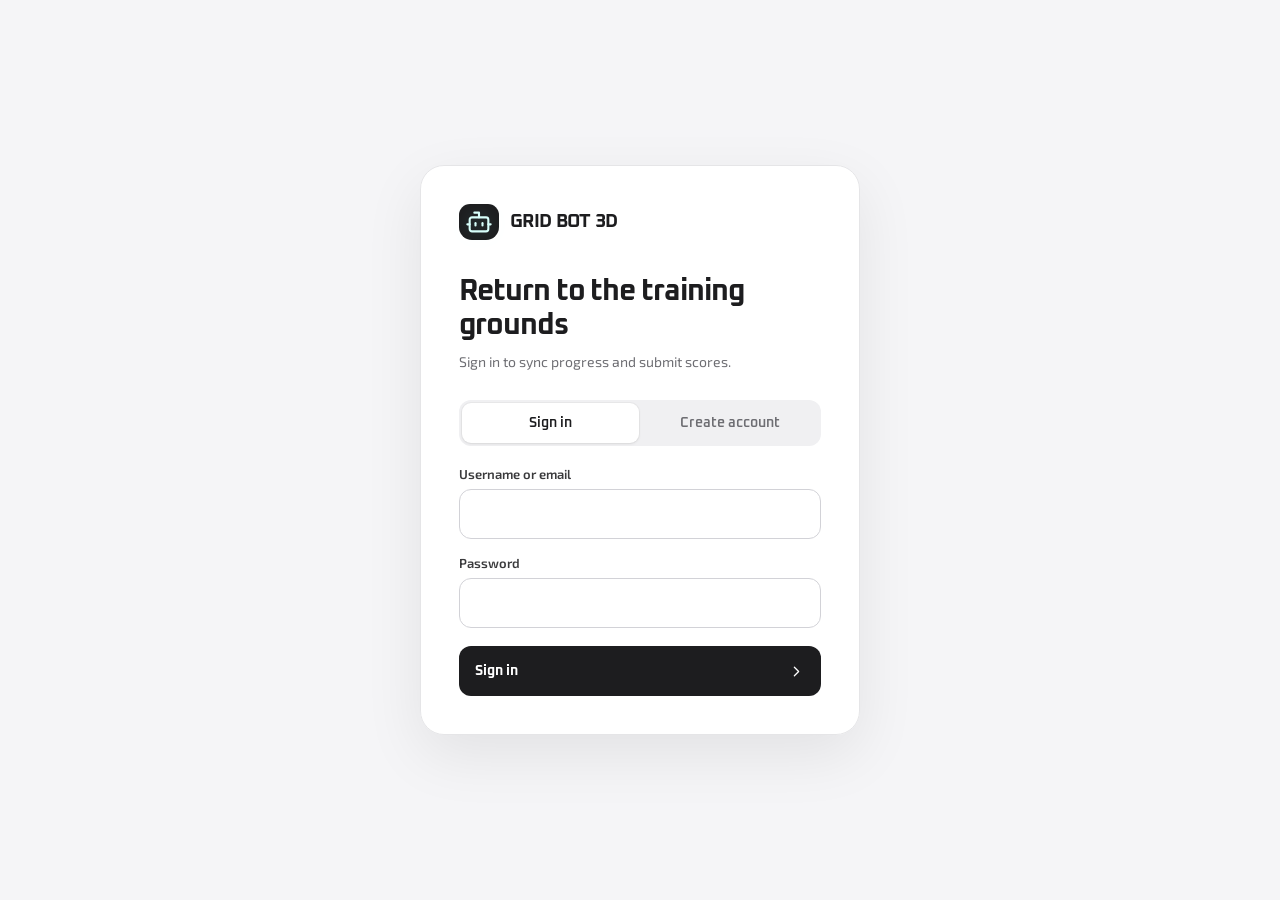
<file: frontend/index.html>
<!doctype html>
<html lang="en">

<head>
  <meta charset="UTF-8" />
  <meta name="viewport" content="width=device-width, initial-scale=1.0" />
  <meta name="description" content="Grid Bot 3D — program a robot through a 3D grid." />
  <title>Grid Bot 3D Challenge — Mission Select</title>
  <link rel="stylesheet" href="./fonts.css" />
  <link rel="stylesheet" href="./styles.css" />
  <link rel="stylesheet" href="./auth-minimal.css" />
</head>

<body>
  <section id="boot-screen" class="boot-screen" aria-label="Loading">
    <div class="boot-mark" aria-hidden="true">
      <svg class="lucide-icon" viewBox="0 0 24 24" fill="none" stroke="currentColor" stroke-width="2" stroke-linecap="round" stroke-linejoin="round" aria-hidden="true" focusable="false">
        <use href="./assets/lucide-sprite.svg#bot"></use>
      </svg>
    </div>
    <div>
      <strong>GRID BOT 3D</strong>
      <span>Syncing player profile</span>
    </div>
    <i aria-hidden="true"></i>
  </section>

  <section id="main-menu" class="main-menu" aria-label="Main menu" hidden>
    <div class="menu-orb orb-one"></div>
    <div class="menu-orb orb-two"></div>

    <header class="menu-header">
      <div class="menu-brand">
        <div class="menu-brand-mark" aria-hidden="true">
          <svg class="lucide-icon" viewBox="0 0 24 24" fill="none" stroke="currentColor" stroke-width="2" stroke-linecap="round" stroke-linejoin="round" aria-hidden="true" focusable="false">
            <use href="./assets/lucide-sprite.svg#bot"></use>
          </svg>
        </div>
        <div>
          <p>CODE • MOVE • SOLVE</p>
          <h1>GRID BOT <em>3D</em></h1>
        </div>
      </div>
      <div class="menu-header-actions">
        <div class="menu-progress">
          <div class="progress-copy">
            <span>MISSION PROGRESS</span>
            <strong id="progress-label">1 / 4 unlocked</strong>
          </div>
          <div class="progress-ring" id="progress-ring">
            <span id="progress-percent">25%</span>
          </div>
          <button id="reset-progress-button" class="icon-button" type="button" title="Reset progress"
            aria-label="Reset progress">
            <svg class="lucide-icon" viewBox="0 0 24 24" fill="none" stroke="currentColor" stroke-width="2" stroke-linecap="round" stroke-linejoin="round" aria-hidden="true" focusable="false">
              <use href="./assets/lucide-sprite.svg#rotate-ccw"></use>
            </svg>
          </button>
        </div>
        <div id="account-menu" class="account-menu">
          <button id="account-button" class="account-button" type="button" aria-expanded="false"
            aria-controls="account-popover">
            <span class="account-avatar" aria-hidden="true">
              <svg class="lucide-icon" viewBox="0 0 24 24" fill="none" stroke="currentColor" stroke-width="2" stroke-linecap="round" stroke-linejoin="round" aria-hidden="true" focusable="false"><use href="./assets/lucide-sprite.svg#user-round"></use></svg>
            </span>
            <span>
              <strong id="account-username">Player</strong>
              <small>PLAYER ACCOUNT</small>
            </span>
            <svg class="account-chevron lucide-icon" viewBox="0 0 24 24" fill="none" stroke="currentColor" stroke-width="2" stroke-linecap="round" stroke-linejoin="round" aria-hidden="true" focusable="false"><use href="./assets/lucide-sprite.svg#chevron-down"></use></svg>
          </button>
          <div id="account-popover" class="account-popover" hidden>
            <div>
              <span>Signed in as</span>
              <strong id="account-email">player@example.com</strong>
            </div>
            <button id="logout-button" type="button">
              <svg class="lucide-icon" viewBox="0 0 24 24" fill="none" stroke="currentColor" stroke-width="2" stroke-linecap="round" stroke-linejoin="round" aria-hidden="true" focusable="false"><use href="./assets/lucide-sprite.svg#log-out"></use></svg>
              Sign out
            </button>
          </div>
        </div>
      </div>
    </header>

    <main class="menu-content">
      <section class="menu-intro">
        <div>
          <span class="menu-kicker">ROBOT TRAINING PROGRAM</span>
          <h2>Choose a mission<br /><span>and deploy</span></h2>
        </div>
        <p>
          Program each move, dodge the energy walls,
          and guide Grid Bot to the goal in as few steps as possible.
        </p>
      </section>

      <section id="mission-cards" class="mission-bento" aria-label="Mission select"></section>

      <section class="info-bento">
        <article class="info-card how-card">
          <div class="info-icon" aria-hidden="true">
            <svg class="lucide-icon" viewBox="0 0 24 24" fill="none" stroke="currentColor" stroke-width="2" stroke-linecap="round" stroke-linejoin="round" focusable="false"><use href="./assets/lucide-sprite.svg#command"></use></svg>
          </div>
          <div>
            <span>HOW TO PLAY</span>
            <h3>Think in steps<br />and watch code move</h3>
          </div>
          <div class="command-chips">
            <span><svg class="lucide-icon" viewBox="0 0 24 24" fill="none" stroke="currentColor" stroke-width="2" stroke-linecap="round" stroke-linejoin="round" aria-hidden="true" focusable="false"><use href="./assets/lucide-sprite.svg#arrow-up"></use></svg>up</span>
            <span><svg class="lucide-icon" viewBox="0 0 24 24" fill="none" stroke="currentColor" stroke-width="2" stroke-linecap="round" stroke-linejoin="round" aria-hidden="true" focusable="false"><use href="./assets/lucide-sprite.svg#arrow-down"></use></svg>down</span>
            <span><svg class="lucide-icon" viewBox="0 0 24 24" fill="none" stroke="currentColor" stroke-width="2" stroke-linecap="round" stroke-linejoin="round" aria-hidden="true" focusable="false"><use href="./assets/lucide-sprite.svg#arrow-left"></use></svg>left</span>
            <span><svg class="lucide-icon" viewBox="0 0 24 24" fill="none" stroke="currentColor" stroke-width="2" stroke-linecap="round" stroke-linejoin="round" aria-hidden="true" focusable="false"><use href="./assets/lucide-sprite.svg#arrow-right"></use></svg>right</span>
          </div>
        </article>

        <article class="info-card world-card">
          <div class="world-copy">
            <span>THE GRID WORLD</span>
            <h3>Training grounds above<br />the luminous valley</h3>
            <a href="https://www.publicdomainpictures.net/en/view-image.php?image=632219&picture=fantasy-landscape-art-colorful"
              target="_blank" rel="noreferrer">CC0 image by Martina Stokow
              <svg class="lucide-icon" viewBox="0 0 24 24" fill="none" stroke="currentColor" stroke-width="2" stroke-linecap="round" stroke-linejoin="round" aria-hidden="true" focusable="false"><use href="./assets/lucide-sprite.svg#external-link"></use></svg></a>
          </div>
        </article>

        <article class="info-card score-card">
          <span>STARS EARNED</span>
          <strong id="total-stars">0</strong>
          <div class="big-star" aria-hidden="true">
            <svg class="lucide-icon icon-fill" viewBox="0 0 24 24" fill="currentColor" stroke="currentColor" stroke-width="2" stroke-linecap="round" stroke-linejoin="round" focusable="false"><use href="./assets/lucide-sprite.svg#star"></use></svg>
          </div>
          <p>Finish at or under PAR to earn 3 stars</p>
        </article>
      </section>
    </main>

    <footer class="menu-footer">
      <span>THREE.JS • WEBGL</span>
      <span>PROGRESS SYNCED TO SERVER</span>
    </footer>
  </section>

  <section id="auth-screen" class="auth-screen" aria-label="Player access" hidden>
    <article class="auth-card">
      <div class="auth-product">
        <div class="menu-brand-mark" aria-hidden="true">
          <svg class="lucide-icon" viewBox="0 0 24 24" fill="none" stroke="currentColor" stroke-width="2" stroke-linecap="round" stroke-linejoin="round" focusable="false"><use href="./assets/lucide-sprite.svg#bot"></use></svg>
        </div>
        <div>
          <p>CODE • MOVE • SOLVE</p>
          <h1>GRID BOT <em>3D</em></h1>
        </div>
      </div>
      <div class="auth-heading">
        <span>PLAYER ACCESS</span>
        <h2 id="auth-title">Return to the training grounds</h2>
        <p id="auth-description">Sign in to sync progress and submit scores.</p>
      </div>
      <div class="auth-tabs" role="tablist" aria-label="Account mode">
        <button id="login-tab" class="active" type="button" role="tab" aria-selected="true">Sign in</button>
        <button id="register-tab" type="button" role="tab" aria-selected="false">Create account</button>
      </div>
      <form id="login-form" class="auth-form">
        <label>
          <span>Username or email</span>
          <input name="login" type="text" autocomplete="username" required />
        </label>
        <label>
          <span>Password</span>
          <input name="password" type="password" autocomplete="current-password" minlength="8" required />
        </label>
        <button class="auth-submit" type="submit">
          <span>Sign in</span>
          <svg class="lucide-icon" viewBox="0 0 24 24" fill="none" stroke="currentColor" stroke-width="2" stroke-linecap="round" stroke-linejoin="round" aria-hidden="true" focusable="false"><use href="./assets/lucide-sprite.svg#chevron-right"></use></svg>
        </button>
      </form>
      <form id="register-form" class="auth-form" hidden>
        <div class="auth-field-row">
          <label>
            <span>Username</span>
            <input name="username" type="text" autocomplete="username" minlength="3" maxlength="32" required />
          </label>
          <label>
            <span>Email</span>
            <input name="email" type="email" autocomplete="email" required />
          </label>
        </div>
        <label>
          <span>Password</span>
          <input id="register-password" name="password" type="password" autocomplete="new-password" minlength="12"
            maxlength="128" aria-describedby="password-length-check password-strength-label" required />
        </label>
        <label>
          <span>Confirm password</span>
          <input id="register-confirm-password" name="confirmPassword" type="password" autocomplete="new-password"
            minlength="12" maxlength="128" aria-describedby="password-match-check" required />
        </label>
        <div id="password-strength" class="password-strength" aria-live="polite">
          <div class="password-strength-top">
            <span>Password strength</span>
            <strong id="password-strength-label">Use at least 12 characters</strong>
          </div>
          <div class="password-strength-track" aria-hidden="true">
            <span id="password-strength-fill"></span>
          </div>
          <div class="password-check-list">
            <span id="password-length-check" class="password-check">At least 12 characters</span>
            <span id="password-match-check" class="password-check">Passwords must match</span>
          </div>
        </div>
        <button class="auth-submit" type="submit">
          <span>Create account and start playing</span>
          <svg class="lucide-icon" viewBox="0 0 24 24" fill="none" stroke="currentColor" stroke-width="2" stroke-linecap="round" stroke-linejoin="round" aria-hidden="true" focusable="false"><use href="./assets/lucide-sprite.svg#chevron-right"></use></svg>
        </button>
      </form>
      <p id="auth-error" class="auth-error" role="alert" hidden></p>
      <footer>
        <svg class="lucide-icon" viewBox="0 0 24 24" fill="none" stroke="currentColor" stroke-width="2" stroke-linecap="round" stroke-linejoin="round" aria-hidden="true" focusable="false"><use href="./assets/lucide-sprite.svg#shield-check"></use></svg>
        Accounts and scores are stored securely on the server.
      </footer>
    </article>
  </section>

  <div id="confirm-dialog" class="confirm-dialog" role="dialog" aria-modal="true" aria-labelledby="confirm-title"
    hidden>
    <div class="confirm-card">
      <span class="confirm-icon" aria-hidden="true">
        <svg class="lucide-icon" viewBox="0 0 24 24" fill="none" stroke="currentColor" stroke-width="2" stroke-linecap="round" stroke-linejoin="round" focusable="false"><use href="./assets/lucide-sprite.svg#rotate-ccw"></use></svg>
      </span>
      <h2 id="confirm-title">Start over?</h2>
      <p>Stars and unlocked missions will be cleared on this device.</p>
      <div>
        <button id="cancel-reset-button" type="button">Cancel</button>
        <button id="confirm-reset-button" type="button">Clear progress</button>
      </div>
    </div>
  </div>

  <script type="module" src="./menu.js"></script>
</body>

</html>
</file>
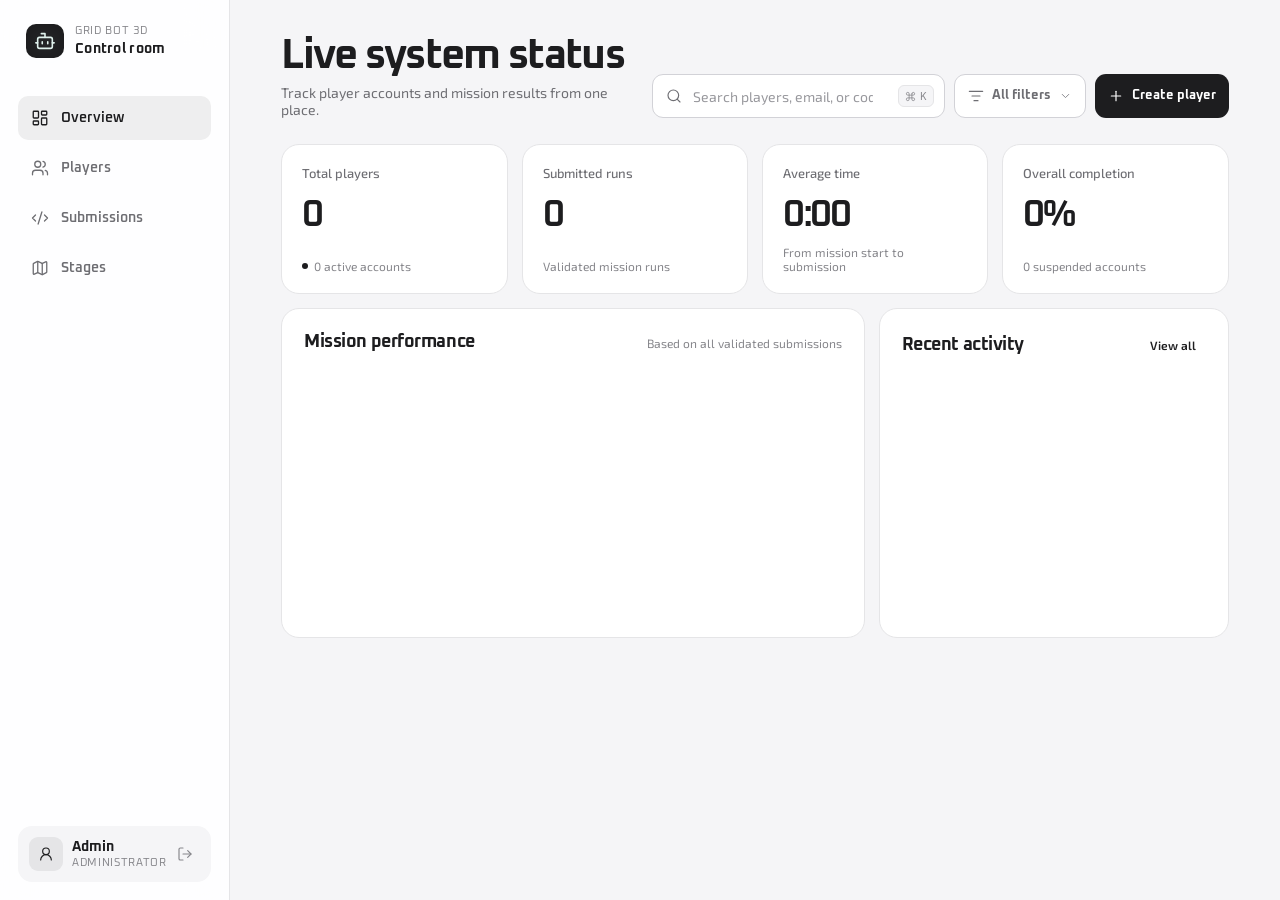
<file: frontend/admin.html>
<!doctype html>
<html lang="en">

<head>
  <meta charset="UTF-8" />
  <meta name="viewport" content="width=device-width, initial-scale=1.0" />
  <meta name="description" content="Grid Bot 3D administration dashboard" />
  <title>Grid Bot 3D — Admin Console</title>
  <link rel="stylesheet" href="./fonts.css" />
  <link rel="stylesheet" href="./admin.css" />
  <link rel="stylesheet" href="./admin-minimal.css" />
</head>

<body>
  <div class="admin-shell">
    <aside class="admin-sidebar">
      <a class="admin-brand" href="/admin" aria-label="Grid Bot Admin">
        <span class="admin-brand-mark" aria-hidden="true">
          <svg class="lucide-icon" viewBox="0 0 24 24" fill="none" stroke="currentColor" stroke-width="2" stroke-linecap="round" stroke-linejoin="round" focusable="false"><use href="./assets/lucide-sprite.svg#bot"></use></svg>
        </span>
        <span><small>GRID BOT 3D</small><strong>Control room</strong></span>
      </a>

      <nav class="admin-nav" aria-label="Admin navigation">
        <button class="active" type="button" data-view="dashboard">
          <svg class="lucide-icon" viewBox="0 0 24 24" fill="none" stroke="currentColor" stroke-width="2" stroke-linecap="round" stroke-linejoin="round" aria-hidden="true" focusable="false"><use href="./assets/lucide-sprite.svg#layout-dashboard"></use></svg>
          <span>Overview</span>
        </button>
        <button type="button" data-view="users">
          <svg class="lucide-icon" viewBox="0 0 24 24" fill="none" stroke="currentColor" stroke-width="2" stroke-linecap="round" stroke-linejoin="round" aria-hidden="true" focusable="false"><use href="./assets/lucide-sprite.svg#users"></use></svg>
          <span>Players</span>
        </button>
        <button type="button" data-view="submissions">
          <svg class="lucide-icon" viewBox="0 0 24 24" fill="none" stroke="currentColor" stroke-width="2" stroke-linecap="round" stroke-linejoin="round" aria-hidden="true" focusable="false"><use href="./assets/lucide-sprite.svg#code-xml"></use></svg>
          <span>Submissions</span>
        </button>
        <button type="button" data-view="stages">
          <svg class="lucide-icon" viewBox="0 0 24 24" fill="none" stroke="currentColor" stroke-width="2" stroke-linecap="round" stroke-linejoin="round" aria-hidden="true" focusable="false"><use href="./assets/lucide-sprite.svg#map"></use></svg>
          <span>Stages</span>
        </button>
      </nav>

      <div class="admin-account">
        <span class="admin-account-icon" aria-hidden="true">
          <svg class="lucide-icon" viewBox="0 0 24 24" fill="none" stroke="currentColor" stroke-width="2" stroke-linecap="round" stroke-linejoin="round" focusable="false"><use href="./assets/lucide-sprite.svg#user-round"></use></svg>
        </span>
        <span><strong id="admin-name">Admin</strong><small>ADMINISTRATOR</small></span>
        <button id="admin-logout" type="button" title="Sign out" aria-label="Sign out">
          <svg class="lucide-icon" viewBox="0 0 24 24" fill="none" stroke="currentColor" stroke-width="2" stroke-linecap="round" stroke-linejoin="round" focusable="false"><use href="./assets/lucide-sprite.svg#log-out"></use></svg>
        </button>
      </div>
    </aside>

    <main class="admin-main">
      <header class="admin-header">
        <div>
          <span id="view-kicker">CONTROL ROOM / OVERVIEW</span>
          <h1 id="view-title">Live system status</h1>
          <p id="view-description">Track player accounts and mission results from one place.</p>
        </div>
        <div class="admin-toolbar">
          <label class="admin-search">
            <svg class="lucide-icon" viewBox="0 0 24 24" fill="none" stroke="currentColor" stroke-width="2" stroke-linecap="round" stroke-linejoin="round" aria-hidden="true" focusable="false"><use href="./assets/lucide-sprite.svg#search"></use></svg>
            <input id="global-search" type="search" placeholder="Search players, email, or code" />
            <kbd><svg class="lucide-icon" viewBox="0 0 24 24" fill="none" stroke="currentColor" stroke-width="2" stroke-linecap="round" stroke-linejoin="round" aria-hidden="true" focusable="false"><use href="./assets/lucide-sprite.svg#command"></use></svg><span>K</span></kbd>
          </label>

          <div id="filter-control" class="custom-filter">
            <button id="filter-button" type="button" aria-expanded="false" aria-controls="filter-popover">
              <svg class="lucide-icon" viewBox="0 0 24 24" fill="none" stroke="currentColor" stroke-width="2" stroke-linecap="round" stroke-linejoin="round" aria-hidden="true" focusable="false"><use href="./assets/lucide-sprite.svg#list-filter"></use></svg>
              <span id="filter-label">All filters</span>
              <svg class="filter-chevron lucide-icon" viewBox="0 0 24 24" fill="none" stroke="currentColor" stroke-width="2" stroke-linecap="round" stroke-linejoin="round" aria-hidden="true" focusable="false"><use href="./assets/lucide-sprite.svg#chevron-down"></use></svg>
            </button>
            <div id="filter-popover" class="filter-popover" hidden>
              <label>
                <svg class="lucide-icon" viewBox="0 0 24 24" fill="none" stroke="currentColor" stroke-width="2" stroke-linecap="round" stroke-linejoin="round" aria-hidden="true" focusable="false"><use href="./assets/lucide-sprite.svg#search"></use></svg>
                <input id="filter-search" type="search" placeholder="Search filters..." />
              </label>
              <div id="filter-options" class="filter-options"></div>
              <p id="filter-empty" hidden>No matching filters</p>
            </div>
          </div>

          <button id="create-user-button" class="primary-action" type="button">
            <svg class="lucide-icon" viewBox="0 0 24 24" fill="none" stroke="currentColor" stroke-width="2" stroke-linecap="round" stroke-linejoin="round" aria-hidden="true" focusable="false"><use href="./assets/lucide-sprite.svg#plus"></use></svg>
            Create player
          </button>
        </div>
      </header>

      <section id="dashboard-view" class="admin-view">
        <div class="metric-bento">
          <article class="metric-card metric-primary">
            <span class="metric-icon"><svg class="lucide-icon" viewBox="0 0 24 24" fill="none" stroke="currentColor" stroke-width="2" stroke-linecap="round" stroke-linejoin="round" aria-hidden="true" focusable="false"><use href="./assets/lucide-sprite.svg#users"></use></svg></span>
            <span>Total players</span>
            <strong id="metric-users">0</strong>
            <small><i></i><span id="metric-active-copy">0 active accounts</span></small>
          </article>
          <article class="metric-card">
            <span class="metric-icon"><svg class="lucide-icon" viewBox="0 0 24 24" fill="none" stroke="currentColor" stroke-width="2" stroke-linecap="round" stroke-linejoin="round" aria-hidden="true" focusable="false"><use href="./assets/lucide-sprite.svg#code-xml"></use></svg></span>
            <span>Submitted runs</span>
            <strong id="metric-submissions">0</strong>
            <small>Validated mission runs</small>
          </article>
          <article class="metric-card">
            <span class="metric-icon"><svg class="lucide-icon" viewBox="0 0 24 24" fill="none" stroke="currentColor" stroke-width="2" stroke-linecap="round" stroke-linejoin="round" aria-hidden="true" focusable="false"><use href="./assets/lucide-sprite.svg#clock-3"></use></svg></span>
            <span>Average time</span>
            <strong id="metric-duration">0:00</strong>
            <small>From mission start to submission</small>
          </article>
          <article class="metric-card">
            <span class="metric-icon"><svg class="lucide-icon" viewBox="0 0 24 24" fill="none" stroke="currentColor" stroke-width="2" stroke-linecap="round" stroke-linejoin="round" aria-hidden="true" focusable="false"><use href="./assets/lucide-sprite.svg#shield-check"></use></svg></span>
            <span>Overall completion</span>
            <strong id="metric-completion">0%</strong>
            <small><span id="metric-suspended">0 suspended accounts</span></small>
          </article>
        </div>

        <div class="dashboard-grid">
          <article class="admin-panel mission-pulse-panel">
            <header class="panel-heading">
              <div><span>MISSION PULSE</span><h2>Mission performance</h2></div>
              <small>Based on all validated submissions</small>
            </header>
            <div id="mission-pulse" class="mission-pulse"></div>
          </article>
          <article class="admin-panel recent-panel">
            <header class="panel-heading">
              <div><span>LIVE ACTIVITY</span><h2>Recent activity</h2></div>
              <button type="button" data-open-view="submissions">View all</button>
            </header>
            <div id="recent-submissions" class="recent-list"></div>
          </article>
        </div>
      </section>

      <section id="users-view" class="admin-view" hidden>
        <article class="admin-panel table-panel">
          <header class="table-heading">
            <div><span>ACCOUNT DIRECTORY</span><h2>Player accounts</h2></div>
            <span id="users-count">0 items</span>
          </header>
          <div class="data-table-wrap">
            <table class="data-table">
              <thead>
                <tr><th>Player</th><th>Status</th><th>Submissions</th><th>Best stars</th><th>Last seen</th><th></th></tr>
              </thead>
              <tbody id="users-table-body"></tbody>
            </table>
          </div>
          <div id="users-empty" class="empty-state" hidden>
            <svg class="lucide-icon" viewBox="0 0 24 24" fill="none" stroke="currentColor" stroke-width="2" stroke-linecap="round" stroke-linejoin="round" aria-hidden="true" focusable="false"><use href="./assets/lucide-sprite.svg#user-round"></use></svg>
            <strong>No player accounts found</strong><span>Try a different search or filter.</span>
          </div>
        </article>
      </section>

      <section id="submissions-view" class="admin-view" hidden>
        <article class="admin-panel table-panel">
          <header class="table-heading">
            <div><span>VALIDATED RUNS</span><h2>Submission history</h2></div>
            <span id="submissions-count">0 items</span>
          </header>
          <div class="data-table-wrap">
            <table class="data-table submission-table">
              <thead>
                <tr><th>Player</th><th>Mission</th><th>Result</th><th>Time</th><th>Submitted</th><th></th></tr>
              </thead>
              <tbody id="submissions-table-body"></tbody>
            </table>
          </div>
          <div id="submissions-empty" class="empty-state" hidden>
            <svg class="lucide-icon" viewBox="0 0 24 24" fill="none" stroke="currentColor" stroke-width="2" stroke-linecap="round" stroke-linejoin="round" aria-hidden="true" focusable="false"><use href="./assets/lucide-sprite.svg#code-xml"></use></svg>
            <strong>No submissions found</strong><span>Try a different search or filter.</span>
          </div>
      </section>

      <section id="stages-view" class="admin-view" hidden>
        <article class="admin-panel table-panel">
          <header class="table-heading">
            <div><span>GAME CONTENT</span><h2>Missions & Stages</h2></div>
            <div style="display: flex; align-items: center; gap: 16px;">
              <span id="stages-count">0 items</span>
              <button id="create-stage-button" class="btn-create-stage" type="button" style="display: flex; align-items: center; gap: 6px; padding: 8px 14px; border-radius: 12px; background: var(--accent); color: var(--accent-ink); font-weight: 600; cursor: pointer;">
                <svg class="lucide-icon" viewBox="0 0 24 24" fill="none" stroke="currentColor" stroke-width="2" stroke-linecap="round" stroke-linejoin="round" aria-hidden="true" focusable="false" style="width: 14px; height: 14px;"><use href="./assets/lucide-sprite.svg#plus"></use></svg>
                Create Stage
              </button>
            </div>
          </header>
          <div class="data-table-wrap">
            <table class="data-table">
              <thead>
                <tr><th>Number</th><th>ID</th><th>Name</th><th>Size</th><th>Start</th><th>Goal</th><th>Par</th><th>Difficulty</th><th>Obstacles</th><th></th></tr>
              </thead>
              <tbody id="stages-table-body"></tbody>
            </table>
          </div>
          <div id="stages-empty" class="empty-state" hidden>
            <svg class="lucide-icon" viewBox="0 0 24 24" fill="none" stroke="currentColor" stroke-width="2" stroke-linecap="round" stroke-linejoin="round" aria-hidden="true" focusable="false"><use href="./assets/lucide-sprite.svg#map"></use></svg>
            <strong>No stages found</strong><span>Create a new stage to begin.</span>
          </div>
        </article>
      </section>
    </main>
  </div>

  <aside id="submission-drawer" class="detail-drawer" aria-labelledby="drawer-title" hidden>
    <div class="drawer-scrim" data-close-drawer></div>
    <section>
      <header>
        <div><span>RUN INSPECTOR</span><h2 id="drawer-title">Run details</h2></div>
        <button type="button" data-close-drawer aria-label="Close details">
          <svg class="lucide-icon" viewBox="0 0 24 24" fill="none" stroke="currentColor" stroke-width="2" stroke-linecap="round" stroke-linejoin="round" focusable="false"><use href="./assets/lucide-sprite.svg#x"></use></svg>
        </button>
      </header>
      <div id="drawer-content" class="drawer-content"></div>
    </section>
  </aside>

  <div id="user-modal" class="admin-modal" role="dialog" aria-modal="true" aria-labelledby="user-modal-title" hidden>
    <div class="modal-scrim" data-close-modal></div>
    <section class="modal-card">
      <header>
        <div><span>ACCOUNT EDITOR</span><h2 id="user-modal-title">Create player account</h2></div>
        <button type="button" data-close-modal aria-label="Close">
          <svg class="lucide-icon" viewBox="0 0 24 24" fill="none" stroke="currentColor" stroke-width="2" stroke-linecap="round" stroke-linejoin="round" focusable="false"><use href="./assets/lucide-sprite.svg#x"></use></svg>
        </button>
      </header>
      <form id="user-form">
        <input id="user-id" name="id" type="hidden" />
        <label><span>Username</span><input name="username" type="text" minlength="3" maxlength="32" required /></label>
        <label><span>Email</span><input name="email" type="email" required /></label>
        <label><span id="password-label">Password</span><input name="password" type="password" minlength="8" /></label>
        <label id="status-field" hidden>
          <span>Account status</span>
          <div class="status-segment">
            <button class="active" type="button" data-status="active">Active</button>
            <button type="button" data-status="suspended">Suspended</button>
          </div>
        </label>
        <p id="user-form-error" class="form-error" role="alert" hidden></p>
        <footer>
          <button type="button" data-close-modal>Cancel</button>
          <button id="save-user-button" type="submit">Save account</button>
        </footer>
      </form>
    </section>
  </div>

  <div id="stage-modal" class="admin-modal" role="dialog" aria-modal="true" aria-labelledby="stage-modal-title" hidden>
    <div class="modal-scrim" data-close-stage-modal></div>
    <section class="modal-card wide">
      <header>
        <div><span>STAGE BUILDER</span><h2 id="stage-modal-title">Create game stage</h2></div>
        <button type="button" data-close-stage-modal aria-label="Close">
          <svg class="lucide-icon" viewBox="0 0 24 24" fill="none" stroke="currentColor" stroke-width="2" stroke-linecap="round" stroke-linejoin="round" focusable="false"><use href="./assets/lucide-sprite.svg#x"></use></svg>
        </button>
      </header>
      <form id="stage-form" class="stage-builder-layout">
        <div class="stage-builder-fields">
          <input id="stage-form-is-edit" type="hidden" value="false" />
          <label><span>Stage ID (slug, lowercase alphanumeric/dash/underscore)</span><input id="stage-id" name="id" type="text" minlength="3" maxlength="32" required placeholder="warmup" /></label>
          <label><span>Stage Number (e.g. '01', '02')</span><input id="stage-number" name="number" type="text" required placeholder="01" /></label>
          <label><span>Name</span><input id="stage-name" name="name" type="text" minlength="3" maxlength="64" required placeholder="BOOT SEQUENCE" /></label>
          <label><span>Subtitle</span><input id="stage-subtitle" name="subtitle" type="text" maxlength="64" placeholder="Opening Route" /></label>
          <label><span>Description</span><input id="stage-description" name="description" type="text" placeholder="Weave through energy barrier lines..." /></label>
          <div style="display: grid; grid-template-columns: 1fr 1fr; gap: 12px;">
            <label><span>Grid Size (3-20)</span><input id="stage-size" name="size" type="number" min="3" max="20" required value="5" /></label>
            <label><span>Par Steps</span><input id="stage-par" name="par" type="number" min="1" required value="8" /></label>
          </div>
          <div style="display: grid; grid-template-columns: 1fr 1fr; gap: 12px;">
            <label><span>Difficulty (Stars 1-3)</span><input id="stage-difficulty" name="difficulty" type="number" min="1" max="3" required value="1" /></label>
            <label><span>Brush Tool</span>
              <div class="brush-selector status-segment" style="grid-template-columns: repeat(3, 1fr); margin-top: 0; height: 45px;">
                <button class="active" type="button" data-brush="obstacle" style="font-size: 11px;">Block</button>
                <button type="button" data-brush="start" style="font-size: 11px;">Start</button>
                <button type="button" data-brush="goal" style="font-size: 11px;">Goal</button>
              </div>
            </label>
          </div>
          <div style="display: grid; grid-template-columns: 1fr 1fr; gap: 12px; margin-top: 8px;">
            <div><span style="font-size: 12px; color: var(--muted);">Start Coordinate:</span> <strong id="stage-start-label">[0, 0]</strong></div>
            <div><span style="font-size: 12px; color: var(--muted);">Goal Coordinate:</span> <strong id="stage-goal-label">[4, 4]</strong></div>
          </div>
          <div style="margin-top: 8px; display: flex; align-items: center; gap: 6px;">
            <span style="font-size: 12px; color: var(--muted);">Path Status:</span>
            <span id="stage-passable-badge" style="font-size: 11px; font-weight: 600; padding: 2px 8px; border-radius: 6px; text-transform: uppercase;">Checking...</span>
          </div>
          <p id="stage-form-error" class="form-error" role="alert" hidden></p>
          <footer style="margin-top: 15px; display: flex; justify-content: flex-end; gap: 8px; border-top: 1px solid var(--line); padding-top: 14px;">
            <button type="button" data-close-stage-modal style="background: rgba(215, 230, 226, 0.05); padding: 8px 16px; border-radius: 12px; color: var(--text); font-weight: 500; cursor: pointer;">Cancel</button>
            <button id="save-stage-button" type="submit" style="background: var(--accent); color: var(--accent-ink); padding: 8px 16px; border-radius: 12px; font-weight: 600; cursor: pointer;">Save stage</button>
          </footer>
        </div>
        <div class="stage-builder-editor" style="display: flex; flex-direction: column;">
          <span style="display: block; margin-bottom: 8px; color: #99a6a3; font-size: 13px; font-weight: 600; text-align: center;">2D GRID EDITOR (CLICK & DRAG)</span>
          <div class="grid-builder-container">
            <div id="grid-builder-canvas" class="grid-builder-canvas"></div>
            <button type="button" id="grid-clear-btn" class="grid-builder-tool-btn" style="margin-top: 8px; display: flex; align-items: center; gap: 6px; padding: 6px 12px; border-radius: 8px; background: rgba(215, 230, 226, 0.05); color: var(--text); cursor: pointer; font-size: 12px;">
              <svg class="lucide-icon" viewBox="0 0 24 24" fill="none" stroke="currentColor" stroke-width="2" stroke-linecap="round" stroke-linejoin="round" aria-hidden="true" focusable="false" style="width: 14px; height: 14px;"><use href="./assets/lucide-sprite.svg#rotate-ccw"></use></svg>
              Reset obstacles
            </button>
          </div>
        </div>
      </form>
    </section>
  </div>

  <div id="delete-modal" class="admin-modal" role="dialog" aria-modal="true" aria-labelledby="delete-modal-title" hidden>
    <div class="modal-scrim" data-close-delete></div>
    <section class="modal-card compact">
      <header>
        <div><span>DESTRUCTIVE ACTION</span><h2 id="delete-modal-title">Delete player account?</h2></div>
      </header>
      <p id="delete-copy">All scores and history will be permanently removed.</p>
      <footer>
        <button type="button" data-close-delete>Cancel</button>
        <button id="confirm-delete-button" class="danger-action" type="button">Delete account</button>
      </footer>
    </section>
  </div>

  <div id="admin-toast" class="admin-toast" role="status" aria-live="polite" hidden>
    <svg class="lucide-icon" viewBox="0 0 24 24" fill="none" stroke="currentColor" stroke-width="2" stroke-linecap="round" stroke-linejoin="round" aria-hidden="true" focusable="false"><use href="./assets/lucide-sprite.svg#check"></use></svg>
    <span id="admin-toast-copy">Saved</span>
  </div>

  <div id="sync-bar" class="sync-bar"></div>

  <div class="mobile-profile" id="mobile-profile">
    <button class="mobile-profile-trigger" id="mobile-profile-trigger" aria-expanded="false" aria-label="Toggle profile menu">
      <span class="mobile-profile-avatar">
        <svg class="lucide-icon" viewBox="0 0 24 24" fill="none" stroke="currentColor" stroke-width="2" stroke-linecap="round" stroke-linejoin="round" focusable="false"><use href="./assets/lucide-sprite.svg#user-round"></use></svg>
      </span>
      <span class="mobile-profile-username" id="mobile-profile-username">Admin</span>
      <svg class="lucide-icon chevron" viewBox="0 0 24 24" fill="none" stroke="currentColor" stroke-width="2" stroke-linecap="round" stroke-linejoin="round" focusable="false"><use href="./assets/lucide-sprite.svg#chevron-down"></use></svg>
    </button>
    <div class="mobile-profile-dropdown" id="mobile-profile-dropdown" hidden>
      <div class="mobile-profile-dropdown-info">
        <strong id="mobile-profile-menu-name">Admin</strong>
        <small>ADMINISTRATOR</small>
      </div>
      <button id="mobile-profile-logout" type="button">
        <svg class="lucide-icon" viewBox="0 0 24 24" fill="none" stroke="currentColor" stroke-width="2" stroke-linecap="round" stroke-linejoin="round" focusable="false"><use href="./assets/lucide-sprite.svg#log-out"></use></svg>
        <span>Sign out</span>
      </button>
    </div>
  </div>

  <script type="module" src="./admin.js"></script>
</body>

</html>
</file>
<file: frontend/fonts.css>
@import url("https://fonts.googleapis.com/css2?family=Exo+2:wght@400;500;600;700;800&family=IBM+Plex+Mono:wght@400;500;600&family=Oxanium:wght@400;500;600;700;800&display=swap");

:root {
  --font-body: "Exo 2", system-ui, -apple-system, BlinkMacSystemFont, "Segoe UI", sans-serif;
  --font-display: "Oxanium", "Exo 2", system-ui, -apple-system, BlinkMacSystemFont, "Segoe UI", sans-serif;
  --font-mono: "IBM Plex Mono", ui-monospace, SFMono-Regular, Menlo, Monaco, Consolas, monospace;
}
</file>
<file: frontend/styles.css>
:root {
  color-scheme: light;
  --ink: #19324a;
  --muted: #657b91;
  --panel: rgba(255, 255, 255, 0.72);
  --panel-soft: rgba(239, 248, 255, 0.74);
  --line: rgba(67, 107, 140, 0.14);
  --cyan: #41e8e0;
  --blue: #4e83ff;
  --orange: #ff884d;
  --danger: #ff5579;
  --success: #68edbd;
  font-family: var(--font-body);
  background: #eaf5fb;
  font-synthesis: none;
  text-rendering: optimizeLegibility;
}

* {
  box-sizing: border-box;
}

html,
body {
  width: 100%;
  min-width: 320px;
  min-height: 100%;
  margin: 0;
}

body,
button,
input,
select,
textarea {
  font-family: var(--font-body);
}

body {
  min-height: 100vh;
  overflow: hidden;
  color: var(--ink);
  background:
    radial-gradient(circle at 18% 16%, rgba(107, 190, 230, 0.2), transparent 30%),
    #eaf5fb;
}

[hidden] {
  display: none !important;
}

.boot-screen {
  position: fixed;
  inset: 0;
  z-index: 200;
  display: grid;
  grid-template-columns: auto auto;
  gap: 13px;
  place-content: center;
  align-items: center;
  color: #dfeae7;
  background:
    radial-gradient(circle at 50% 42%, rgba(105, 137, 129, 0.18), transparent 34%),
    #101719;
}

.boot-mark {
  position: relative;
  display: grid;
  width: 46px;
  height: 41px;
  place-items: center;
  border-radius: 14px 14px 17px 17px;
  color: #dff1ec;
  background: #607f78;
  box-shadow: 0 14px 34px rgba(32, 53, 50, 0.34);
  transform: rotate(-3deg);
}

.boot-mark::before {
  position: absolute;
  top: -7px;
  width: 3px;
  height: 8px;
  border-radius: 2px;
  content: "";
  background: #607f78;
}

.boot-mark svg {
  width: 25px;
  height: 25px;
  filter: drop-shadow(0 0 8px rgba(223, 241, 236, 0.22));
}

.boot-screen > div:nth-child(2) {
  display: grid;
  gap: 3px;
}

.boot-screen strong {
  font-family: var(--font-body);
  font-size: 14px;
  letter-spacing: -0.03em;
}

.boot-screen > div:nth-child(2) span {
  color: #82928f;
  font-size: 13px;
}

.boot-screen > i {
  grid-column: 1 / -1;
  width: 100%;
  height: 2px;
  margin-top: 4px;
  overflow: hidden;
  border-radius: 999px;
  background: rgba(185, 211, 204, 0.09);
}

.boot-screen > i::after {
  display: block;
  width: 42%;
  height: 100%;
  border-radius: inherit;
  content: "";
  background: #9eb9b3;
  animation: boot-progress 1.25s cubic-bezier(0.65, 0, 0.35, 1) infinite;
}

@keyframes boot-progress {
  from {
    transform: translateX(-110%);
  }

  to {
    transform: translateX(340%);
  }
}

button,
select,
textarea {
  font: inherit;
}

button,
select {
  color: inherit;
}

input {
  font: inherit;
}

.lucide-icon {
  display: block;
  width: 1em;
  height: 1em;
  flex: 0 0 auto;
}

.icon-fill {
  fill: currentColor;
}

button {
  border: 0;
}

.app-shell {
  position: fixed;
  inset: 0;
  display: block;
  width: 100vw;
  height: 100vh;
  min-height: 560px;
  opacity: 1;
  transition:
    opacity 320ms ease,
    visibility 320ms ease,
    transform 480ms cubic-bezier(0.22, 1, 0.36, 1);
}

.screen-hidden {
  visibility: hidden;
  opacity: 0;
  pointer-events: none;
  transform: scale(0.985);
}

.scene-panel {
  position: relative;
  width: 100%;
  height: 100%;
  min-width: 0;
  overflow: hidden;
  background:
    linear-gradient(180deg, rgba(242, 251, 255, 0.16), rgba(220, 239, 248, 0.34)),
    url("./assets/fantasy-landscape.jpg") center / cover no-repeat,
    linear-gradient(rgba(29, 59, 93, 0.05) 1px, transparent 1px),
    linear-gradient(90deg, rgba(29, 59, 93, 0.05) 1px, transparent 1px);
  background-size: 40px 40px;
}

.scene-panel::after {
  position: absolute;
  inset: 0;
  z-index: 1;
  pointer-events: none;
  content: "";
  background:
    radial-gradient(circle at 55% 55%, transparent 18%, rgba(232, 247, 255, 0.08) 60%, rgba(219, 239, 250, 0.22)),
    linear-gradient(90deg, rgba(231, 246, 253, 0.14), transparent 20%, transparent 80%, rgba(226, 242, 250, 0.2)),
    linear-gradient(0deg, rgba(221, 239, 248, 0.24), transparent 34%);
}

.scene {
  position: absolute;
  inset: 0;
}

.scene canvas {
  display: block;
  width: 100%;
  height: 100%;
  outline: none;
  transition:
    opacity 230ms ease,
    filter 360ms ease,
    transform 520ms cubic-bezier(0.22, 1, 0.36, 1);
}

.brand {
  position: absolute;
  top: 34px;
  left: 38px;
  z-index: 3;
  display: flex;
  gap: 14px;
  align-items: center;
  pointer-events: none;
}

.scene-menu-cluster {
  position: absolute;
  top: 96px;
  left: 39px;
  z-index: 4;
  display: flex;
  gap: 4px;
  align-items: center;
  padding: 5px;
  border: 1px solid rgba(255, 255, 255, 0.78);
  border-radius: 999px;
  background: rgba(255, 255, 255, 0.58);
  box-shadow:
    0 10px 28px rgba(38, 86, 118, 0.12),
    inset 0 1px rgba(255, 255, 255, 0.9);
  backdrop-filter: blur(14px);
  pointer-events: auto;
}

.scene-menu-button {
  display: flex;
  gap: 7px;
  align-items: center;
  padding: 8px 12px 8px 9px;
  border-radius: 999px;
  color: #36536c;
  font-size: 14px;
  font-weight: 700;
  text-decoration: none;
  cursor: pointer;
  transition:
    color 160ms ease,
    background 160ms ease;
}

.scene-menu-button svg {
  width: 16px;
  height: 16px;
  color: var(--cyan);
}

.scene-menu-button:hover {
  color: #244764;
  background: rgba(255, 255, 255, 0.68);
}

.mission-info-hub {
  display: flex;
  align-items: center;
}

.mission-info-button {
  display: grid;
  width: 34px;
  height: 34px;
  place-items: center;
  border-radius: 50%;
  color: #5c7086;
  background: rgba(77, 117, 151, 0.09);
  cursor: pointer;
  transition:
    transform 160ms ease,
    color 160ms ease,
    background 160ms ease,
    box-shadow 160ms ease;
}

.mission-info-button svg {
  width: 15px;
  height: 15px;
}

.mission-info-button:hover,
.mission-info-button:focus-visible,
.mission-info-hub.visible .mission-info-button {
  color: #0d978f;
  background: rgba(215, 250, 248, 0.88);
  box-shadow: inset 0 0 0 1px rgba(12, 154, 147, 0.15);
  transform: translateY(-1px);
}

.mission-info-button:active {
  transform: translateY(1px);
}

.floating-ui {
  position: absolute;
  inset: 0;
  z-index: 8;
  overflow: hidden;
  pointer-events: none;
  transition:
    opacity 220ms ease,
    filter 320ms ease;
}

.floating-window {
  position: absolute;
  top: 0;
  left: 0;
  display: flex;
  flex-direction: column;
  overflow: hidden;
  border: 1px solid rgba(255, 255, 255, 0.82);
  border-radius: 24px;
  color: #20324a;
  background:
    linear-gradient(145deg, rgba(255, 255, 255, 0.88), rgba(239, 248, 255, 0.7)),
    rgba(255, 255, 255, 0.62);
  box-shadow:
    0 24px 70px rgba(32, 75, 113, 0.2),
    0 6px 20px rgba(40, 90, 130, 0.08),
    inset 0 1px rgba(255, 255, 255, 0.95);
  transform: translate(var(--x), var(--y));
  pointer-events: auto;
  -webkit-backdrop-filter: blur(28px) saturate(1.4);
  backdrop-filter: blur(28px) saturate(1.4);
  isolation: isolate;
  transition:
    width 260ms cubic-bezier(0.2, 0.9, 0.2, 1),
    height 260ms cubic-bezier(0.2, 0.9, 0.2, 1),
    box-shadow 180ms ease;
  user-select: none;
}

.floating-window.dragging {
  z-index: 20 !important;
  box-shadow:
    0 35px 90px rgba(26, 72, 111, 0.27),
    0 0 0 3px rgba(80, 173, 219, 0.2),
    inset 0 1px rgba(255, 255, 255, 1);
  transition: none;
}

.floating-window.minimized .window-content {
  display: none;
}

.floating-window.minimized {
  width: 220px;
  border-radius: 999px;
}

.window-titlebar {
  display: flex;
  flex: 0 0 47px;
  justify-content: space-between;
  align-items: center;
  padding: 0 12px 0 16px;
  border-bottom: 1px solid rgba(65, 105, 141, 0.11);
  border-radius: 23px 23px 0 0;
  background: transparent;
  cursor: grab;
  touch-action: none;
}

.minimized .window-titlebar {
  border-bottom: 0;
  border-radius: inherit;
}

.window-titlebar:active {
  cursor: grabbing;
}

.window-titlebar>div {
  display: flex;
  gap: 9px;
  align-items: center;
}

.window-titlebar strong {
  color: #31465f;
  font-family: var(--font-body);
  font-size: 12px;
  letter-spacing: 0.14em;
}

.window-dot {
  width: 8px;
  height: 8px;
  border-radius: 50%;
}

.mission-dot {
  background: #f6af45;
  box-shadow: 0 0 12px rgba(246, 175, 69, 0.55);
}

.command-dot {
  background: #28bea9;
  box-shadow: 0 0 12px rgba(40, 190, 169, 0.48);
}

.window-minimize {
  display: grid;
  width: 29px;
  height: 29px;
  place-items: center;
  border-radius: 50%;
  color: #617891;
  background: rgba(77, 117, 151, 0.09);
  cursor: pointer;
}

.window-minimize svg {
  width: 15px;
  height: 15px;
}

.window-minimize:hover {
  color: #24415f;
  background: rgba(77, 117, 151, 0.16);
}

.mission-popover {
  position: absolute;
  top: calc(100% + 14px);
  left: 0;
  width: min(380px, calc(100vw - 32px));
  overflow: hidden;
  border: 1px solid rgba(255, 255, 255, 0.84);
  border-radius: 28px;
  background:
    linear-gradient(145deg, rgba(255, 255, 255, 0.9), rgba(239, 248, 255, 0.78)),
    rgba(255, 255, 255, 0.72);
  box-shadow:
    0 24px 70px rgba(32, 75, 113, 0.18),
    0 6px 20px rgba(40, 90, 130, 0.08),
    inset 0 1px rgba(255, 255, 255, 0.95);
  opacity: 0;
  pointer-events: none;
  transform: translateY(-10px) scale(0.98);
  transform-origin: top left;
  transition:
    opacity 220ms ease,
    transform 260ms cubic-bezier(0.22, 1, 0.36, 1);
  -webkit-backdrop-filter: blur(28px) saturate(1.4);
  backdrop-filter: blur(28px) saturate(1.4);
}

.mission-info-hub.visible .mission-popover {
  opacity: 1;
  pointer-events: auto;
  transform: translateY(0) scale(1);
}

.mission-popover-header {
  display: flex;
  align-items: center;
  padding: 16px 18px;
  border-bottom: 1px solid rgba(65, 105, 141, 0.11);
}

.mission-popover-header>div {
  display: flex;
  gap: 9px;
  align-items: center;
}

.mission-popover-header strong {
  color: #31465f;
  font-family: var(--font-body);
  font-size: 12px;
  letter-spacing: 0.14em;
}

.mission-popover-content {
  padding: 18px;
}

.window-content {
  min-height: 0;
  padding: 17px;
  user-select: text;
}

.mission-window {
  z-index: 9;
  width: 280px;
}

.mission-window-title {
  display: flex;
  gap: 12px;
  align-items: center;
}

.mission-window-title>span {
  display: grid;
  flex: 0 0 46px;
  width: 46px;
  height: 46px;
  place-items: center;
  border: 1px solid rgba(224, 154, 47, 0.22);
  border-radius: 16px;
  color: #a86208;
  background: rgba(255, 190, 82, 0.19);
  font-family: var(--font-body);
  font-size: 16px;
}

.mission-window-title small {
  color: #768ba0;
  font-family: var(--font-body);
  font-size: 11px;
  font-weight: 600;
  letter-spacing: 0.13em;
}

.mission-window-title h2 {
  margin: 2px 0 0;
  font-size: 14px;
  color: #1c3049;
  letter-spacing: -0.03em;
}

.mission-window-content>p {
  margin: 14px 2px;
  color: #60758a;
  font-size: 14px;
  line-height: 1.65;
}

.mission-window-meta {
  display: grid;
  grid-template-columns: repeat(3, 1fr);
  gap: 6px;
}

.mission-window-meta>div {
  display: grid;
  gap: 3px;
  padding: 9px;
  border: 1px solid rgba(75, 119, 153, 0.1);
  border-radius: 11px;
  background: rgba(220, 237, 248, 0.48);
}

.mission-window-meta span {
  color: #73879b;
  font-family: var(--font-body);
  font-size: 11px;
  letter-spacing: 0.1em;
}

.mission-window-meta strong {
  color: #2d435a;
  font-family: var(--font-body);
  font-size: 12px;
}

.mission-window-meta>div:last-child strong {
  display: flex;
  gap: 2px;
  align-items: center;
  color: #d78a16;
  letter-spacing: 0.06em;
}

.mission-window-meta>div:last-child strong svg {
  width: 12px;
  height: 12px;
}

.command-window {
  z-index: 10;
  width: 392px;
  max-height: calc(100vh - 72px);
  border-color: rgba(255, 255, 255, 0.58);
  background:
    linear-gradient(160deg, rgba(255, 255, 255, 0.54), rgba(232, 245, 252, 0.24)),
    linear-gradient(180deg, rgba(255, 255, 255, 0.2), rgba(246, 251, 255, 0.08));
  box-shadow:
    0 26px 72px rgba(32, 75, 113, 0.18),
    0 6px 18px rgba(40, 90, 130, 0.08),
    inset 0 1px rgba(255, 255, 255, 0.82);
  -webkit-backdrop-filter: blur(32px) saturate(1.5);
  backdrop-filter: blur(32px) saturate(1.5);
}

.command-window .online-dot {
  margin-left: 4px;
  font-size: 10px;
}

.command-window .window-titlebar {
  flex-basis: 44px;
  padding: 0 10px 0 14px;
  border-bottom-color: rgba(64, 104, 139, 0.09);
}

.command-window .window-titlebar strong {
  font-size: 11px;
  letter-spacing: 0.16em;
}

.command-window .window-minimize {
  width: 27px;
  height: 27px;
  background: rgba(86, 124, 156, 0.08);
}

.command-window-content {
  overflow: auto;
  padding: 14px 14px 16px;
}

.command-window .command-block {
  padding-top: 0;
}

.command-window .run-block {
  margin-top: 14px;
  padding-top: 13px;
  border-top: 1px solid rgba(65, 105, 141, 0.08);
}

.command-window textarea {
  height: clamp(152px, 24vh, 236px);
}

.command-window .section-heading {
  margin-bottom: 10px;
}

.command-window .section-heading h2 {
  font-size: 15px;
}

.command-window .section-number {
  width: 22px;
  height: 22px;
  border-radius: 7px;
  font-size: 11px;
}

.command-window .command-reference {
  gap: 5px;
  margin-bottom: 9px;
}

.command-window .command-reference span {
  gap: 4px;
  padding: 5px 7px;
  border-color: rgba(82, 122, 157, 0.09);
  border-radius: 10px;
  background: rgba(221, 237, 247, 0.34);
  font-size: 11px;
}

.command-window .editor-shell {
  border-radius: 18px;
  background: rgba(250, 254, 255, 0.28);
  box-shadow:
    inset 0 1px rgba(255, 255, 255, 0.88),
    0 10px 24px rgba(50, 88, 120, 0.06);
}

.command-window .editor-bar {
  height: 28px;
  padding: 0 9px;
  border-bottom-color: rgba(75, 117, 151, 0.08);
  background: rgba(222, 236, 246, 0.28);
  font-size: 10px;
}

.command-window .editor-bar i {
  width: 5px;
  height: 5px;
  margin-right: 3px;
}

.command-window textarea {
  padding: 12px 14px;
  background:
    linear-gradient(90deg, rgba(70, 111, 145, 0.055) 1px, transparent 1px) 30px 0 / 22px 100%,
    rgba(255, 255, 255, 0.18);
  font-size: 14px;
  line-height: 1.58;
}

.command-window .syntax-hint {
  margin-top: 7px;
  color: #6f8498;
  font-size: 12px;
  line-height: 1.45;
}

.command-window .status-pill {
  padding: 3px 7px;
  border-radius: 999px;
  font-size: 10px;
}

.command-window .button-row {
  grid-template-columns: minmax(0, 1fr) auto 42px;
  gap: 7px;
}

.command-window .run-button,
.command-window .submit-button,
.command-window .reset-button {
  height: 42px;
  border-radius: 13px;
}

.command-window .run-button {
  gap: 8px;
  font-size: 13px;
  letter-spacing: 0.08em;
  background: linear-gradient(135deg, rgba(111, 231, 225, 0.92), rgba(122, 205, 241, 0.9));
  box-shadow:
    0 10px 24px rgba(48, 158, 190, 0.15),
    inset 0 1px rgba(255, 255, 255, 0.58);
}

.command-window .run-button kbd {
  margin-right: 10px;
  padding: 3px 4px;
  font-size: 10px;
}

.command-window .play-icon {
  width: 14px;
  height: 14px;
  margin-left: 10px;
}

.command-window .play-icon svg {
  width: 14px;
  height: 14px;
}

.command-window .submit-button {
  min-width: 86px;
  padding: 0 12px;
  font-size: 11px;
  background: rgba(186, 226, 216, 0.56);
}

.command-window .reset-button {
  background: rgba(224, 237, 247, 0.54);
}

.command-window .mission-navigation {
  gap: 7px;
  margin-top: 12px;
  padding-top: 12px;
}

.command-window .mission-nav-button {
  min-height: 46px;
  padding: 8px 11px;
  border-radius: 16px;
  background: rgba(229, 241, 249, 0.46);
}

.brand-mark {
  position: relative;
  display: grid;
  width: 45px;
  height: 39px;
  place-items: center;
  border: 1px solid rgba(255, 255, 255, 0.82);
  border-radius: 12px 12px 14px 14px;
  color: #159d9d;
  background:
    linear-gradient(160deg, rgba(255, 255, 255, 0.78), rgba(219, 243, 250, 0.5)),
    rgba(255, 255, 255, 0.56);
  box-shadow:
    0 12px 28px rgba(40, 97, 130, 0.16),
    inset 0 1px rgba(255, 255, 255, 0.95);
  backdrop-filter: blur(18px);
}

.brand-mark::before {
  position: absolute;
  top: -8px;
  left: 21px;
  width: 2px;
  height: 8px;
  content: "";
  background: var(--cyan);
  box-shadow: 0 0 8px var(--cyan);
}

.brand-mark svg {
  width: 24px;
  height: 24px;
  filter: drop-shadow(0 0 8px rgba(21, 157, 157, 0.16));
}

.eyebrow {
  margin: 0 0 2px;
  color: #5d7389;
  font-family: var(--font-body);
  font-size: 13px;
  font-weight: 600;
  letter-spacing: 0.19em;
}

.brand h1 {
  margin: 0;
  font-size: clamp(22px, 2vw, 30px);
  font-weight: 800;
  line-height: 1;
  letter-spacing: -0.045em;
}

.brand h1 span {
  color: #0b938f;
}

.scene-stats {
  position: absolute;
  top: 35px;
  right: 35px;
  z-index: 3;
  display: flex;
  gap: 18px;
  align-items: center;
  padding: 12px 16px;
  border: 1px solid rgba(255, 255, 255, 0.8);
  border-radius: 18px;
  background: rgba(255, 255, 255, 0.6);
  box-shadow:
    0 14px 40px rgba(35, 83, 116, 0.14),
    inset 0 1px rgba(255, 255, 255, 0.92);
  backdrop-filter: blur(22px) saturate(1.25);
}

.stat {
  display: grid;
  gap: 2px;
}

.stat-label {
  color: #61768a;
  font-family: var(--font-body);
  font-size: 12px;
  font-weight: 600;
  letter-spacing: 0.15em;
}

.stat strong {
  font-family: var(--font-body);
  font-size: 16px;
}

.stat small {
  margin-left: 2px;
  color: #718397;
  font-size: 14px;
  font-weight: 500;
}

.stat-divider {
  width: 1px;
  height: 28px;
  background: var(--line);
}

.camera-hint {
  position: absolute;
  bottom: 28px;
  left: 34px;
  z-index: 3;
  display: flex;
  gap: 9px;
  align-items: center;
  padding: 8px 12px;
  border: 1px solid rgba(255, 255, 255, 0.58);
  border-radius: 999px;
  color: rgba(48, 76, 100, 0.7);
  background: rgba(255, 255, 255, 0.36);
  backdrop-filter: blur(14px);
  font-size: 14px;
  font-weight: 600;
  pointer-events: none;
}

.mouse-icon {
  display: grid;
  width: 18px;
  height: 18px;
  place-items: center;
  color: #2f6a88;
}

.mouse-icon svg {
  width: 18px;
  height: 18px;
}

.direction-guide {
  --compass-rotation: 0deg;
  --compass-counter-rotation: 0deg;
  position: absolute;
  right: 34px;
  bottom: 28px;
  z-index: 32;
  display: grid;
  gap: 8px;
  justify-items: center;
  width: 188px;
  padding: 14px 14px 13px;
  border: 1px solid rgba(255, 255, 255, 0.72);
  border-radius: 30px;
  color: #36536b;
  background: rgba(255, 255, 255, 0.48);
  box-shadow:
    0 14px 36px rgba(35, 82, 114, 0.13),
    inset 0 1px rgba(255, 255, 255, 0.92);
  pointer-events: none;
  backdrop-filter: blur(20px) saturate(1.25);
}

.direction-guide-title {
  color: #71869a;
  font-family: var(--font-body);
  font-size: 12px;
  font-weight: 600;
  letter-spacing: 0.12em;
}

.direction-axis {
  position: relative;
  width: 146px;
  height: 132px;
  transform: rotate(var(--compass-rotation));
  transition: transform 90ms linear;
}

.direction-axis::before,
.direction-axis::after {
  position: absolute;
  top: 50%;
  left: 50%;
  content: "";
  border-radius: 999px;
  background: rgba(48, 118, 143, 0.14);
  transform: translate(-50%, -50%);
}

.direction-axis::before {
  width: 100px;
  height: 1px;
}

.direction-axis::after {
  width: 1px;
  height: 94px;
}

.direction-point {
  position: absolute;
  display: grid;
  width: 54px;
  height: 36px;
  place-items: center;
}

.direction-up {
  top: 0;
  left: 50%;
  transform: translateX(-50%);
}

.direction-right {
  top: 50%;
  right: 0;
  transform: translateY(-50%);
}

.direction-down {
  bottom: 0;
  left: 50%;
  transform: translateX(-50%);
}

.direction-left {
  top: 50%;
  left: 0;
  transform: translateY(-50%);
}

.direction-point-content {
  display: flex;
  gap: 4px;
  align-items: center;
  color: #176f7c;
}

.direction-point-content svg {
  width: 16px;
  height: 16px;
  color: #089791;
}

.direction-point small {
  font-family: var(--font-body);
  font-size: 11px;
  font-weight: 600;
  transform: rotate(var(--compass-counter-rotation));
  transition: transform 90ms linear;
}

.direction-bot {
  position: absolute;
  top: 50%;
  left: 50%;
  display: grid;
  width: 40px;
  height: 40px;
  place-items: center;
  border: 1px solid rgba(255, 255, 255, 0.82);
  border-radius: 50%;
  background: rgba(232, 248, 251, 0.92);
  box-shadow: 0 5px 14px rgba(33, 92, 115, 0.16);
  font-size: 19px;
  transform:
    translate(-50%, -50%)
    rotate(var(--compass-counter-rotation));
  transition: transform 90ms linear;
}

.direction-bot svg {
  width: 26px;
  height: 26px;
  fill: none;
  stroke: currentColor;
  stroke-width: 1.7;
  stroke-linecap: round;
  stroke-linejoin: round;
}

.reset-angle-button {
  display: flex;
  gap: 7px;
  align-items: center;
  justify-content: center;
  width: 100%;
  min-height: 34px;
  border: 1px solid rgba(62, 119, 147, 0.13);
  border-radius: 999px;
  color: #31566d;
  background: rgba(230, 244, 250, 0.76);
  box-shadow: inset 0 1px rgba(255, 255, 255, 0.86);
  font-family: var(--font-body);
  font-size: 11px;
  font-weight: 600;
  letter-spacing: 0.08em;
  pointer-events: auto;
  cursor: pointer;
  transition:
    transform 160ms ease,
    border-color 160ms ease,
    background 160ms ease;
}

.reset-angle-button svg {
  width: 15px;
  height: 15px;
  color: #07968f;
}

.reset-angle-button:hover {
  border-color: rgba(10, 151, 145, 0.3);
  background: rgba(244, 252, 255, 0.92);
  transform: translateY(-1px);
}

.reset-angle-button:active {
  transform: translateY(1px);
}

.toast {
  position: absolute;
  bottom: 25px;
  left: 50%;
  z-index: 4;
  display: flex;
  gap: 12px;
  align-items: center;
  min-width: 300px;
  padding: 13px 16px;
  border: 1px solid rgba(255, 255, 255, 0.82);
  border-radius: 18px;
  color: #203850;
  background: rgba(255, 255, 255, 0.72);
  box-shadow:
    0 16px 48px rgba(35, 82, 114, 0.18),
    inset 0 1px rgba(255, 255, 255, 0.95);
  transform: translate(-50%, 120px);
  opacity: 0;
  pointer-events: none;
  backdrop-filter: blur(24px) saturate(1.3);
  transition:
    transform 350ms cubic-bezier(0.22, 1, 0.36, 1),
    opacity 250ms ease;
}

.toast.visible {
  transform: translate(-50%, 0);
  opacity: 1;
}

.toast>span {
  display: grid;
  flex: 0 0 28px;
  width: 28px;
  height: 28px;
  place-items: center;
  border-radius: 50%;
  color: var(--cyan);
  background: rgba(65, 232, 224, 0.1);
  font-size: 13px;
  box-shadow: inset 0 0 0 1px rgba(65, 232, 224, 0.2);
}

.toast>span svg {
  width: 15px;
  height: 15px;
}

.toast strong {
  display: block;
  font-size: 15px;
}

.toast p {
  margin: 2px 0 0;
  color: #6b7f91;
  font-size: 14px;
}

.toast.error {
  border-color: rgba(255, 85, 121, 0.32);
}

.toast.error>span {
  color: var(--danger);
  background: rgba(255, 85, 121, 0.1);
  box-shadow: inset 0 0 0 1px rgba(255, 85, 121, 0.2);
}

.toast.success {
  border-color: rgba(104, 237, 189, 0.3);
}

.toast.success>span {
  color: var(--success);
  background: rgba(104, 237, 189, 0.1);
  box-shadow: inset 0 0 0 1px rgba(104, 237, 189, 0.2);
}

.anti-cheat-badge {
  position: fixed;
  left: 34px;
  bottom: 76px;
  z-index: 34;
  display: inline-flex;
  gap: 8px;
  align-items: center;
  padding: 9px 14px;
  border: 1px solid rgba(255, 255, 255, 0.14);
  border-radius: 999px;
  color: rgba(232, 244, 250, 0.96);
  background: rgba(7, 14, 22, 0.44);
  box-shadow:
    0 16px 36px rgba(3, 8, 14, 0.28),
    inset 0 1px rgba(255, 255, 255, 0.08);
  backdrop-filter: blur(18px) saturate(1.2);
  font-size: 12px;
  font-weight: 700;
  letter-spacing: 0.12em;
  text-transform: uppercase;
  pointer-events: none;
}

.anti-cheat-badge::before {
  width: 7px;
  height: 7px;
  border-radius: 50%;
  content: "";
  background: #57e4c0;
  box-shadow: 0 0 12px rgba(87, 228, 192, 0.9);
}

.anti-cheat-overlay {
  position: fixed;
  inset: 0;
  z-index: 95;
  display: grid;
  place-items: center;
  padding: 24px;
  background: rgba(3, 6, 10, 0.62);
  opacity: 0;
  pointer-events: none;
  backdrop-filter: blur(22px) saturate(0.75);
  transition:
    opacity 220ms ease,
    visibility 220ms ease;
}

.anti-cheat-overlay.visible {
  opacity: 1;
  pointer-events: auto;
}

.anti-cheat-panel {
  display: grid;
  gap: 14px;
  width: min(560px, 100%);
  padding: 28px 26px 24px;
  border: 1px solid rgba(255, 255, 255, 0.14);
  border-radius: 32px;
  color: #eef7fb;
  background:
    linear-gradient(180deg, rgba(19, 28, 39, 0.84), rgba(6, 11, 18, 0.72)),
    rgba(6, 10, 16, 0.74);
  box-shadow:
    0 28px 84px rgba(0, 0, 0, 0.44),
    inset 0 1px rgba(255, 255, 255, 0.08);
  text-align: center;
}

.anti-cheat-kicker {
  color: rgba(119, 236, 205, 0.9);
  font-size: 12px;
  font-weight: 700;
  letter-spacing: 0.24em;
}

.anti-cheat-panel strong {
  font-size: clamp(26px, 3.6vw, 40px);
  line-height: 0.96;
  letter-spacing: -0.04em;
}

.anti-cheat-panel p {
  margin: 0;
  color: rgba(210, 225, 234, 0.82);
  font-size: 16px;
  line-height: 1.6;
}

.anti-cheat-panel small {
  color: rgba(170, 191, 203, 0.72);
  font-size: 12px;
  line-height: 1.55;
}

.anti-cheat-resume {
  justify-self: center;
  min-width: 220px;
  min-height: 48px;
  padding: 0 18px;
  border: 1px solid rgba(109, 228, 221, 0.26);
  border-radius: 999px;
  color: #0f2430;
  background: linear-gradient(135deg, rgba(111, 231, 225, 0.96), rgba(122, 205, 241, 0.92));
  box-shadow:
    0 14px 30px rgba(27, 136, 165, 0.18),
    inset 0 1px rgba(255, 255, 255, 0.44);
  font-size: 12px;
  font-weight: 700;
  letter-spacing: 0.12em;
  cursor: pointer;
  transition:
    transform 160ms ease,
    filter 160ms ease;
}

.anti-cheat-resume:hover {
  filter: brightness(1.04);
  transform: translateY(-1px);
}

.anti-cheat-resume:active {
  transform: translateY(1px);
}

.mission-transition {
  position: absolute;
  top: 50%;
  left: 50%;
  z-index: 7;
  display: grid;
  gap: 3px;
  min-width: 170px;
  padding: 13px 18px;
  border: 1px solid rgba(255, 255, 255, 0.86);
  border-radius: 999px;
  color: #2b465e;
  background: rgba(255, 255, 255, 0.72);
  box-shadow:
    0 20px 50px rgba(37, 86, 116, 0.18),
    inset 0 1px rgba(255, 255, 255, 0.95);
  text-align: center;
  transform: translate(-50%, -42%) scale(0.92);
  opacity: 0;
  pointer-events: none;
  backdrop-filter: blur(24px) saturate(1.3);
  transition:
    opacity 180ms ease,
    transform 320ms cubic-bezier(0.22, 1, 0.36, 1);
}

.mission-transition span {
  color: #718497;
  font-size: 12px;
}

.mission-transition strong {
  font-family: var(--font-body);
  font-size: 14px;
  letter-spacing: 0.1em;
}

.mission-switch-next {
  --mission-shift: -28px;
}

.mission-switch-previous {
  --mission-shift: 28px;
}

.app-shell.mission-switching .scene canvas {
  opacity: 0.24;
  filter: blur(12px) saturate(0.8);
  transform: translateX(var(--mission-shift, 0)) scale(0.985);
}

.app-shell.mission-switching .floating-ui {
  opacity: 0;
  filter: blur(10px);
  pointer-events: none;
}

.app-shell.mission-switching .floating-window {
  pointer-events: none;
}

.app-shell.mission-switching .mission-transition {
  transform: translate(-50%, -50%) scale(1);
  opacity: 1;
}

.app-shell.anti-cheat-locked .scene canvas,
.app-shell.anti-cheat-locked .brand,
.app-shell.anti-cheat-locked .scene-menu-cluster,
.app-shell.anti-cheat-locked .scene-stats,
.app-shell.anti-cheat-locked .camera-hint,
.app-shell.anti-cheat-locked .direction-guide,
.app-shell.anti-cheat-locked .floating-ui,
.app-shell.anti-cheat-locked .toast {
  filter: blur(10px) saturate(0.45);
  opacity: 0.18;
  pointer-events: none;
}

.control-panel {
  position: relative;
  z-index: 5;
  display: flex;
  flex-direction: column;
  min-width: 0;
  padding: 24px 28px 18px;
  border-left: 1px solid rgba(148, 179, 215, 0.14);
  background:
    linear-gradient(140deg, rgba(29, 54, 88, 0.09), transparent 30%),
    var(--panel);
  box-shadow: -24px 0 70px rgba(40, 83, 111, 0.16);
}

.panel-topline {
  display: flex;
  justify-content: space-between;
  padding-bottom: 20px;
  color: #61718a;
  font-family: var(--font-body);
  font-size: 13px;
  font-weight: 600;
  letter-spacing: 0.16em;
}

.online-dot {
  color: #65c9a8;
}

.online-dot::before {
  display: inline-block;
  width: 5px;
  height: 5px;
  margin-right: 6px;
  border-radius: 50%;
  content: "";
  background: #5fe6b8;
  box-shadow: 0 0 8px rgba(95, 230, 184, 0.8);
}

.mission-block {
  padding-bottom: 23px;
  border-bottom: 1px solid var(--line);
}

.mission-block label {
  display: block;
  margin-bottom: 9px;
  color: #8c9ab0;
  font-size: 14px;
  font-weight: 700;
  letter-spacing: 0.08em;
}

.select-wrap {
  position: relative;
}

.select-wrap::after {
  position: absolute;
  top: 50%;
  right: 15px;
  width: 7px;
  height: 7px;
  border-right: 1.5px solid #90a6c3;
  border-bottom: 1.5px solid #90a6c3;
  content: "";
  pointer-events: none;
  transform: translateY(-70%) rotate(45deg);
}

select {
  width: 100%;
  padding: 13px 42px 13px 14px;
  border: 1px solid rgba(119, 149, 187, 0.2);
  border-radius: 9px;
  outline: none;
  appearance: none;
  color: #294259;
  background: rgba(255, 255, 255, 0.72);
  backdrop-filter: blur(16px);
  font-size: 15px;
  font-weight: 700;
  transition:
    border-color 180ms ease,
    box-shadow 180ms ease;
}

select:focus {
  border-color: rgba(65, 232, 224, 0.52);
  box-shadow: 0 0 0 3px rgba(65, 232, 224, 0.08);
}

.mission-meta {
  display: flex;
  justify-content: space-between;
  margin: 10px 1px 0;
  color: #60708a;
  font-family: var(--font-body);
  font-size: 12px;
  font-weight: 600;
  letter-spacing: 0.1em;
}

.mission-block p {
  margin: 8px 0 0;
  color: #8290a5;
  font-size: 14px;
  line-height: 1.55;
}

.command-block {
  padding-top: 22px;
}

.section-heading {
  display: flex;
  justify-content: space-between;
  align-items: center;
  margin-bottom: 13px;
}

.section-heading>div {
  display: flex;
  gap: 10px;
  align-items: center;
}

.section-heading h2 {
  margin: 0;
  color: #20344d;
  font-size: 16px;
  font-weight: 700;
}

.section-number {
  display: grid;
  width: 24px;
  height: 24px;
  place-items: center;
  border: 1px solid rgba(21, 155, 150, 0.2);
  border-radius: 6px;
  color: #087c7a;
  background: rgba(49, 202, 194, 0.12);
  font-family: var(--font-body);
  font-size: 12px;
  font-weight: 600;
}

.text-button {
  padding: 5px 0;
  color: #617991;
  background: transparent;
  font-size: 13px;
  font-weight: 700;
  cursor: pointer;
}

.text-button:hover {
  color: #087c7a;
}

.command-reference {
  display: grid;
  grid-template-columns: repeat(4, 1fr);
  gap: 6px;
  margin-bottom: 11px;
}

.command-reference span {
  display: flex;
  gap: 5px;
  align-items: center;
  padding: 6px 7px;
  border: 1px solid rgba(82, 122, 157, 0.11);
  border-radius: 6px;
  color: #526b82;
  background: rgba(218, 235, 247, 0.58);
  font-family: var(--font-mono);
  font-size: 12px;
}

.command-reference kbd {
  display: inline-flex;
  align-items: center;
  justify-content: center;
  color: #0a918b;
  font-family: inherit;
}

.command-reference kbd svg {
  width: 12px;
  height: 12px;
}

.editor-shell {
  overflow: hidden;
  border: 1px solid rgba(75, 117, 151, 0.14);
  border-radius: 14px;
  background: rgba(251, 254, 255, 0.72);
  box-shadow:
    inset 0 1px rgba(255, 255, 255, 0.95),
    0 8px 24px rgba(50, 88, 120, 0.07);
  transition:
    border-color 180ms ease,
    box-shadow 180ms ease;
}

.editor-shell:focus-within {
  border-color: rgba(20, 157, 151, 0.45);
  box-shadow:
    0 0 0 4px rgba(20, 157, 151, 0.08),
    inset 0 1px rgba(255, 255, 255, 0.95),
    0 8px 24px rgba(50, 88, 120, 0.08);
}

.editor-bar {
  display: grid;
  grid-template-columns: 1fr auto 1fr;
  align-items: center;
  height: 31px;
  padding: 0 10px;
  border-bottom: 1px solid rgba(75, 117, 151, 0.1);
  color: #71869a;
  background: rgba(226, 239, 248, 0.66);
  font-family: var(--font-mono);
  font-size: 11px;
  font-weight: 600;
  letter-spacing: 0.08em;
}

.editor-bar>span:last-child {
  text-align: right;
}

.editor-bar i {
  display: inline-block;
  width: 6px;
  height: 6px;
  margin-right: 4px;
  border-radius: 50%;
  background: #9caec0;
}

.editor-bar i:first-child {
  background: #ff6b70;
}

.editor-bar i:nth-child(2) {
  background: #f4b65b;
}

.editor-bar i:nth-child(3) {
  background: #55cb91;
}

textarea {
  display: block;
  width: 100%;
  height: clamp(190px, 29vh, 290px);
  resize: none;
  padding: 14px 16px;
  border: 0;
  outline: none;
  color: #263c54;
  background:
    linear-gradient(90deg, rgba(70, 111, 145, 0.075) 1px, transparent 1px) 34px 0 / 24px 100%,
    rgba(255, 255, 255, 0.3);
  font-family: var(--font-mono);
  font-size: 15px;
  font-weight: 500;
  line-height: 1.65;
  caret-color: #098d88;
  tab-size: 2;
}

textarea::selection {
  color: #17304a;
  background: rgba(53, 205, 196, 0.3);
}

.syntax-hint {
  margin: 8px 1px 0;
  color: #71869a;
  font-size: 13px;
}

.syntax-hint code {
  color: #36758b;
  font-family: var(--font-mono);
}

.run-block {
  margin-top: auto;
  padding-top: 22px;
}

.section-heading.compact {
  margin-bottom: 12px;
}

.status-pill {
  padding: 4px 7px;
  border: 1px solid rgba(18, 154, 148, 0.2);
  border-radius: 4px;
  color: #087c78;
  background: rgba(47, 199, 190, 0.11);
  font-family: var(--font-body);
  font-size: 11px;
  font-weight: 600;
  letter-spacing: 0.12em;
}

.status-pill.running {
  color: #9d670b;
  border-color: rgba(213, 145, 27, 0.2);
  background: rgba(255, 188, 72, 0.14);
}

.status-pill.error {
  color: #c83e62;
  border-color: rgba(200, 62, 98, 0.18);
  background: rgba(244, 90, 130, 0.1);
}

.status-pill.success {
  color: #168267;
  border-color: rgba(22, 130, 103, 0.18);
  background: rgba(52, 196, 155, 0.11);
}

.button-row {
  display: grid;
  grid-template-columns: minmax(0, 1fr) auto 45px;
  gap: 9px;
}

.run-button,
.submit-button,
.reset-button {
  height: 45px;
  border-radius: 8px;
  cursor: pointer;
  transition:
    transform 150ms ease,
    filter 150ms ease,
    opacity 150ms ease;
}

.submit-button {
  display: flex;
  gap: 7px;
  align-items: center;
  justify-content: center;
  min-width: 92px;
  padding: 0 14px;
  border: 1px solid rgba(27, 117, 99, 0.16);
  border-radius: 8px;
  color: #24584e;
  background: rgba(181, 225, 214, 0.72);
  box-shadow: inset 0 1px rgba(255, 255, 255, 0.78);
  font-family: var(--font-body);
  font-size: 12px;
  font-weight: 700;
  letter-spacing: 0.06em;
  cursor: pointer;
  transition:
    transform 150ms ease,
    filter 150ms ease,
    opacity 150ms ease;
}

.submit-button svg {
  width: 15px;
  height: 15px;
  fill: none;
  stroke: currentColor;
  stroke-width: 2;
  stroke-linecap: round;
  stroke-linejoin: round;
}

.run-button {
  display: flex;
  gap: 10px;
  align-items: center;
  justify-content: center;
  color: #143245;
  background: linear-gradient(135deg, #70e8df, #7acdf1);
  box-shadow:
    0 10px 28px rgba(48, 158, 190, 0.18),
    inset 0 1px rgba(255, 255, 255, 0.72);
  font-family: var(--font-body);
  font-size: 14px;
  font-weight: 700;
  letter-spacing: 0.06em;
}

.run-button kbd {
  display: inline-flex;
  gap: 4px;
  align-items: center;
  margin-left: auto;
  margin-right: 12px;
  padding: 3px 5px;
  border: 1px solid rgba(5, 33, 47, 0.18);
  border-radius: 4px;
  color: rgba(4, 27, 39, 0.6);
  font-family: var(--font-mono);
  font-size: 11px;
}

.run-button kbd svg {
  width: 11px;
  height: 11px;
}

.play-icon {
  display: grid;
  width: 16px;
  height: 16px;
  margin-left: 12px;
  place-items: center;
}

.play-icon svg {
  width: 16px;
  height: 16px;
}

.reset-button svg {
  width: 18px;
  height: 18px;
  margin: auto;
}

.reset-button {
  display: grid;
  place-items: center;
  border: 1px solid rgba(75, 117, 151, 0.13);
  color: #587087;
  background: rgba(224, 237, 247, 0.72);
  box-shadow: inset 0 1px rgba(255, 255, 255, 0.75);
  font-size: 19px;
}

.run-button:hover,
.submit-button:hover,
.reset-button:hover {
  filter: brightness(1.08);
  transform: translateY(-1px);
}

.run-button:active,
.submit-button:active,
.reset-button:active {
  transform: translateY(1px);
}

.run-button:disabled,
.submit-button:disabled,
.reset-button:disabled,
select:disabled,
.text-button:disabled,
.mission-nav-button:disabled {
  cursor: not-allowed;
  filter: none;
  opacity: 0.45;
  transform: none;
}

.mission-navigation {
  display: grid;
  grid-template-columns: repeat(2, minmax(0, 1fr));
  gap: 8px;
  margin-top: 14px;
  padding-top: 14px;
  border-top: 1px solid rgba(65, 105, 141, 0.11);
}

.mission-nav-button {
  display: flex;
  gap: 9px;
  align-items: center;
  min-height: 48px;
  padding: 9px 12px;
  border: 1px solid rgba(74, 116, 150, 0.12);
  border-radius: 13px;
  color: #38536b;
  background: rgba(229, 241, 249, 0.62);
  box-shadow: inset 0 1px rgba(255, 255, 255, 0.86);
  cursor: pointer;
  animation: mission-nav-in 320ms cubic-bezier(0.22, 1, 0.36, 1);
  transition:
    transform 180ms ease,
    border-color 180ms ease,
    background 180ms ease;
}

.mission-nav-button.next {
  justify-content: flex-end;
  color: #153f50;
  background: linear-gradient(135deg, rgba(112, 232, 223, 0.78), rgba(122, 205, 241, 0.78));
}

.mission-nav-button>span[aria-hidden="true"] {
  font-size: 17px;
}

.mission-nav-button>span:not([aria-hidden="true"]) {
  display: grid;
  gap: 1px;
}

.mission-nav-button.previous {
  text-align: left;
}

.mission-nav-button.next {
  text-align: right;
}

.mission-nav-button small {
  color: #71879a;
  font-size: 11px;
}

.mission-nav-button strong {
  font-family: var(--font-body);
  font-size: 12px;
  letter-spacing: 0.08em;
}

.mission-nav-button:hover {
  border-color: rgba(27, 151, 153, 0.28);
  background-color: rgba(240, 249, 253, 0.84);
  transform: translateY(-1px);
}

.mission-navigation.single>.mission-nav-button:not([hidden]) {
  grid-column: 1 / -1;
}

@keyframes mission-nav-in {
  from {
    opacity: 0;
    transform: translateY(8px);
  }
}

.panel-footer {
  display: flex;
  justify-content: space-between;
  padding-top: 17px;
  color: #4e5e76;
  font-family: var(--font-body);
  font-size: 11px;
  font-weight: 600;
  letter-spacing: 0.08em;
}

.panel-footer a {
  color: #617792;
  text-decoration: none;
}

.panel-footer a:hover {
  color: var(--cyan);
}

.main-menu {
  position: fixed;
  inset: 0;
  z-index: 20;
  overflow: auto;
  color: #152034;
  background:
    linear-gradient(115deg, rgba(244, 248, 255, 0.96) 0%, rgba(236, 241, 255, 0.9) 46%, rgba(238, 249, 247, 0.86) 100%),
    url("./assets/fantasy-landscape.jpg") center / cover fixed;
  transition:
    opacity 360ms ease,
    visibility 360ms ease,
    transform 520ms cubic-bezier(0.22, 1, 0.36, 1);
}

.main-menu.menu-hidden {
  visibility: hidden;
  opacity: 0;
  pointer-events: none;
  transform: translateY(-18px) scale(1.015);
}

.main-menu::before {
  position: fixed;
  inset: 0;
  z-index: -1;
  content: "";
  pointer-events: none;
  background:
    radial-gradient(circle at 84% 8%, rgba(139, 105, 255, 0.2), transparent 25%),
    radial-gradient(circle at 8% 72%, rgba(255, 112, 152, 0.16), transparent 28%),
    linear-gradient(rgba(62, 79, 112, 0.035) 1px, transparent 1px),
    linear-gradient(90deg, rgba(62, 79, 112, 0.035) 1px, transparent 1px);
  background-size: auto, auto, 32px 32px, 32px 32px;
}

.menu-orb {
  position: fixed;
  z-index: -1;
  border-radius: 48% 52% 61% 39% / 44% 40% 60% 56%;
  filter: blur(1px);
  opacity: 0.48;
  pointer-events: none;
  animation: orb-float 10s ease-in-out infinite;
}

.orb-one {
  top: -120px;
  right: 12%;
  width: 360px;
  height: 320px;
  background: linear-gradient(145deg, #b7a1ff, #cceeff);
}

.orb-two {
  bottom: -150px;
  left: 3%;
  width: 390px;
  height: 350px;
  background: linear-gradient(145deg, #ffacc9, #ffe19b);
  animation-delay: -5s;
}

.menu-header,
.menu-content,
.menu-footer {
  width: min(1180px, calc(100% - 48px));
  margin-inline: auto;
}

.menu-header {
  display: flex;
  justify-content: space-between;
  align-items: center;
  padding: 26px 0 15px;
}

.menu-header-actions {
  display: flex;
  gap: 10px;
  align-items: center;
}

.menu-brand {
  display: flex;
  gap: 12px;
  align-items: center;
}

.menu-brand-mark {
  position: relative;
  display: grid;
  width: 52px;
  height: 45px;
  place-items: center;
  border-radius: 17px 17px 20px 20px;
  color: #d8fffb;
  background: #3157d5;
  box-shadow: 0 10px 28px rgba(49, 87, 213, 0.25);
  transform: rotate(-3deg);
}

.menu-brand-mark::before {
  position: absolute;
  top: -8px;
  width: 3px;
  height: 9px;
  border-radius: 2px;
  content: "";
  background: #3157d5;
}

.menu-brand-mark svg {
  width: 28px;
  height: 28px;
  filter: drop-shadow(0 0 8px rgba(114, 255, 245, 0.18));
}

.menu-brand p {
  margin: 0 0 2px;
  color: #728099;
  font-family: var(--font-body);
  font-size: 12px;
  font-weight: 600;
  letter-spacing: 0.2em;
}

.menu-brand h1 {
  margin: 0;
  color: #17233b;
  font-size: 24px;
  font-weight: 800;
  line-height: 1;
  letter-spacing: -0.05em;
}

.menu-brand h1 em {
  color: #3157d5;
  font-style: normal;
}

.menu-progress {
  display: flex;
  gap: 13px;
  align-items: center;
  padding: 7px 8px 7px 17px;
  border: 1px solid rgba(66, 83, 123, 0.08);
  border-radius: 999px;
  background: rgba(255, 255, 255, 0.62);
  box-shadow: 0 12px 30px rgba(49, 58, 91, 0.08);
  backdrop-filter: blur(18px);
}

.progress-copy {
  display: grid;
  gap: 2px;
  text-align: right;
}

.progress-copy span {
  color: #8791a7;
  font-family: var(--font-body);
  font-size: 11px;
  font-weight: 600;
  letter-spacing: 0.14em;
}

.progress-copy strong {
  color: #26324a;
  font-size: 14px;
}

.progress-ring {
  display: grid;
  width: 42px;
  height: 42px;
  place-items: center;
  border-radius: 50%;
  background: conic-gradient(#3157d5 var(--progress, 33%), #dce2f0 0);
}

.progress-ring::before {
  grid-area: 1 / 1;
  width: 31px;
  height: 31px;
  border-radius: 50%;
  content: "";
  background: #f8f9ff;
}

.progress-ring span {
  z-index: 1;
  grid-area: 1 / 1;
  color: #3157d5;
  font-family: var(--font-body);
  font-size: 11px;
  font-weight: 600;
}

.icon-button {
  display: grid;
  width: 35px;
  height: 35px;
  place-items: center;
  border-radius: 50%;
  color: #65728d;
  background: #e9edf7;
  font-size: 16px;
  cursor: pointer;
}

.icon-button svg,
.account-button svg,
.account-popover svg,
.auth-card svg {
  fill: none;
  stroke: currentColor;
  stroke-width: 1.8;
  stroke-linecap: round;
  stroke-linejoin: round;
}

.icon-button svg {
  width: 17px;
  height: 17px;
}

.account-menu {
  position: relative;
}

.account-button {
  display: flex;
  gap: 10px;
  align-items: center;
  min-width: 196px;
  min-height: 58px;
  padding: 7px 12px 7px 8px;
  border: 1px solid rgba(66, 83, 123, 0.08);
  border-radius: 999px;
  color: #293a55;
  background: rgba(255, 255, 255, 0.68);
  box-shadow: 0 12px 30px rgba(49, 58, 91, 0.08);
  cursor: pointer;
  backdrop-filter: blur(18px);
}

.account-avatar {
  display: grid;
  width: 42px;
  height: 42px;
  place-items: center;
  border-radius: 50%;
  color: #3157d5;
  background: #edf1ff;
}

.account-avatar svg {
  width: 20px;
  height: 20px;
}

.account-button > span:nth-child(2) {
  display: grid;
  flex: 1;
  gap: 1px;
  min-width: 0;
  text-align: left;
}

.account-button strong {
  overflow: hidden;
  font-size: 14px;
  text-overflow: ellipsis;
  white-space: nowrap;
}

.account-button small {
  color: #8791a7;
  font-family: var(--font-body);
  font-size: 11px;
  letter-spacing: 0.12em;
}

.account-chevron {
  width: 15px;
  height: 15px;
  color: #8490a5;
  transition: transform 180ms ease;
}

.account-button[aria-expanded="true"] .account-chevron {
  transform: rotate(180deg);
}

.account-popover {
  position: absolute;
  top: calc(100% + 10px);
  right: 0;
  z-index: 30;
  width: 250px;
  padding: 10px;
  border: 1px solid rgba(255, 255, 255, 0.86);
  border-radius: 22px;
  background: rgba(249, 251, 255, 0.88);
  box-shadow: 0 22px 55px rgba(42, 53, 87, 0.16);
  backdrop-filter: blur(28px) saturate(1.2);
  animation: account-popover-in 220ms cubic-bezier(0.22, 1, 0.36, 1);
}

.account-popover > div {
  display: grid;
  gap: 3px;
  padding: 10px 11px 13px;
}

.account-popover span {
  color: #8791a7;
  font-size: 13px;
}

.account-popover strong {
  overflow: hidden;
  color: #2a3951;
  font-size: 14px;
  text-overflow: ellipsis;
}

.account-popover button {
  display: flex;
  gap: 9px;
  align-items: center;
  width: 100%;
  padding: 11px 12px;
  border-radius: 14px;
  color: #a33d58;
  background: rgba(178, 63, 91, 0.08);
  font-size: 14px;
  font-weight: 700;
  cursor: pointer;
}

.account-popover button svg {
  width: 16px;
  height: 16px;
}

.auth-screen {
  position: fixed;
  inset: 0;
  z-index: 100;
  display: grid;
  overflow: auto;
  place-items: center;
  padding: 32px;
  color: #e8edf3;
  background:
    radial-gradient(circle at 16% 22%, rgba(100, 132, 126, 0.22), transparent 30%),
    radial-gradient(circle at 82% 78%, rgba(71, 91, 124, 0.2), transparent 32%),
    #101719;
}

.auth-screen::before {
  position: fixed;
  inset: 0;
  content: "";
  pointer-events: none;
  background:
    linear-gradient(rgba(220, 235, 232, 0.025) 1px, transparent 1px),
    linear-gradient(90deg, rgba(220, 235, 232, 0.025) 1px, transparent 1px);
  background-size: 42px 42px;
  mask-image: radial-gradient(circle at center, #000, transparent 80%);
}

.auth-ambient {
  position: fixed;
  width: 340px;
  height: 340px;
  border-radius: 42% 58% 64% 36% / 46% 42% 58% 54%;
  opacity: 0.18;
  filter: blur(3px);
  pointer-events: none;
  animation: auth-ambient-float 12s ease-in-out infinite;
}

.auth-ambient-one {
  top: -160px;
  right: 8%;
  background: #7e9993;
}

.auth-ambient-two {
  bottom: -190px;
  left: 7%;
  background: #64748b;
  animation-delay: -6s;
}

.auth-card {
  position: relative;
  width: min(520px, 100%);
  padding: 28px;
  border: 1px solid rgba(222, 238, 234, 0.12);
  border-radius: 36px;
  background: rgba(25, 35, 38, 0.76);
  box-shadow:
    0 36px 100px rgba(0, 0, 0, 0.34),
    inset 0 1px rgba(255, 255, 255, 0.06);
  backdrop-filter: blur(32px) saturate(1.15);
}

.auth-product {
  display: flex;
  gap: 13px;
  align-items: center;
  margin-bottom: 38px;
}

.auth-product .menu-brand-mark {
  width: 46px;
  height: 41px;
  background: #607f78;
  box-shadow: 0 12px 30px rgba(32, 53, 50, 0.34);
}

.auth-product .menu-brand-mark::before {
  background: #607f78;
}

.auth-product p {
  margin: 0 0 3px;
  color: #82928f;
  font-family: var(--font-body);
  font-size: 11px;
  letter-spacing: 0.18em;
}

.auth-product h1 {
  margin: 0;
  font-size: 22px;
  letter-spacing: -0.05em;
}

.auth-product em {
  color: #9eb9b3;
  font-style: normal;
}

.auth-heading > span {
  color: #8ba29d;
  font-family: var(--font-body);
  font-size: 12px;
  font-weight: 600;
  letter-spacing: 0.18em;
}

.auth-heading h2 {
  margin: 9px 0 8px;
  color: #f0f4f3;
  font-size: clamp(28px, 6vw, 40px);
  line-height: 1.08;
  letter-spacing: -0.045em;
}

.auth-heading p {
  margin: 0;
  color: #94a29f;
  font-size: 15px;
  line-height: 1.7;
}

.auth-tabs {
  display: grid;
  grid-template-columns: 1fr 1fr;
  gap: 4px;
  margin: 26px 0 18px;
  padding: 4px;
  border: 1px solid rgba(217, 233, 229, 0.08);
  border-radius: 16px;
  background: rgba(8, 15, 17, 0.36);
}

.auth-tabs button {
  min-height: 42px;
  border-radius: 12px;
  color: #83918f;
  background: transparent;
  font-size: 14px;
  font-weight: 700;
  cursor: pointer;
  transition:
    color 180ms ease,
    background 180ms ease,
    transform 180ms cubic-bezier(0.2, 0.9, 0.2, 1);
}

.auth-tabs button.active {
  color: #e8efed;
  background: rgba(111, 143, 136, 0.18);
  box-shadow: inset 0 0 0 1px rgba(160, 188, 181, 0.08);
}

.auth-form {
  display: grid;
  gap: 14px;
}

.auth-field-row {
  display: grid;
  grid-template-columns: 0.85fr 1.15fr;
  gap: 12px;
}

.auth-form label {
  display: grid;
  gap: 7px;
}

.auth-form label > span {
  color: #a5b1af;
  font-size: 14px;
  font-weight: 600;
}

.auth-form input {
  width: 100%;
  height: 48px;
  padding: 0 14px;
  border: 1px solid rgba(214, 231, 227, 0.1);
  border-radius: 14px;
  outline: none;
  color: #edf2f1;
  background: rgba(8, 15, 17, 0.42);
  font-size: 15px;
  transition:
    border-color 180ms ease,
    background 180ms ease,
    box-shadow 180ms ease;
}

.auth-form input:focus {
  border-color: rgba(137, 177, 167, 0.55);
  background: rgba(8, 15, 17, 0.58);
  box-shadow: 0 0 0 4px rgba(106, 147, 137, 0.1);
}

.auth-submit {
  display: flex;
  align-items: center;
  justify-content: space-between;
  min-height: 51px;
  margin-top: 5px;
  padding: 0 17px 0 19px;
  border-radius: 16px;
  color: #13201e;
  background: #a9c6bf;
  box-shadow: 0 14px 34px rgba(39, 70, 64, 0.28);
  font-size: 14px;
  font-weight: 800;
  cursor: pointer;
  transition:
    transform 180ms cubic-bezier(0.2, 0.9, 0.2, 1),
    background 180ms ease;
}

.auth-submit:hover {
  background: #b9d3cd;
  transform: translateY(-2px);
}

.auth-submit:disabled {
  cursor: wait;
  opacity: 0.55;
  transform: none;
}

.auth-submit svg {
  width: 18px;
  height: 18px;
}

.auth-error {
  margin: 14px 0 0;
  padding: 11px 13px;
  border: 1px solid rgba(197, 102, 119, 0.18);
  border-radius: 13px;
  color: #e2a6b1;
  background: rgba(151, 54, 73, 0.12);
  font-size: 14px;
  line-height: 1.5;
}

.auth-card > footer {
  display: flex;
  gap: 8px;
  align-items: center;
  margin-top: 19px;
  color: #71807d;
  font-size: 13px;
}

.auth-card > footer svg {
  width: 15px;
  height: 15px;
}

@keyframes account-popover-in {
  from {
    opacity: 0;
    transform: translateY(-7px) scale(0.98);
  }
}

@keyframes auth-ambient-float {
  50% {
    border-radius: 58% 42% 37% 63% / 52% 62% 38% 48%;
    transform: translate3d(12px, 18px, 0) rotate(8deg);
  }
}

.icon-button:hover {
  color: #3157d5;
  background: #dee5f8;
}

.menu-content {
  padding: 24px 0 20px;
}

.menu-intro {
  display: grid;
  grid-template-columns: minmax(0, 1fr) minmax(280px, 0.65fr);
  gap: 50px;
  align-items: end;
  margin-bottom: 27px;
}

.menu-kicker {
  display: inline-flex;
  padding: 6px 10px;
  border-radius: 999px;
  color: #3157d5;
  background: #dfe6ff;
  font-family: var(--font-body);
  font-size: 12px;
  font-weight: 600;
  letter-spacing: 0.12em;
}

.menu-intro h2 {
  margin: 11px 0 0;
  color: #172238;
  font-size: clamp(38px, 5.2vw, 68px);
  font-weight: 800;
  line-height: 0.96;
  letter-spacing: -0.065em;
}

.menu-intro h2 span {
  color: #3157d5;
}

.menu-intro>p {
  max-width: 430px;
  margin: 0 0 5px;
  color: #68748b;
  font-size: 16px;
  line-height: 1.8;
}

.mission-bento {
  display: grid;
  grid-template-columns: repeat(2, minmax(0, 1fr));
  grid-auto-rows: 286px;
  gap: 14px;
}

.mission-card {
  position: relative;
  display: flex;
  flex-direction: column;
  overflow: hidden;
  padding: 23px;
  border: 1px solid rgba(255, 255, 255, 0.7);
  border-radius: 32px;
  color: #fff;
  isolation: isolate;
  box-shadow: 0 18px 45px rgba(37, 47, 81, 0.13);
  transition:
    transform 300ms cubic-bezier(0.2, 0.8, 0.2, 1),
    box-shadow 300ms ease;
}

.mission-card::after {
  position: absolute;
  inset: 0;
  z-index: -1;
  content: "";
  pointer-events: none;
  background:
    linear-gradient(180deg, rgba(10, 17, 40, 0.02), rgba(9, 15, 35, 0.74)),
    radial-gradient(circle at 78% 22%, rgba(255, 255, 255, 0.2), transparent 28%);
}

.mission-card:nth-child(1) {
  border-radius: 42px 42px 15px 42px;
  background: linear-gradient(145deg, #5c72eb, #3153c4);
}

.mission-card:nth-child(2) {
  border-radius: 42px 42px 42px 15px;
  background: linear-gradient(145deg, #a24fda, #6136ad);
}

.mission-card:nth-child(3) {
  border-radius: 42px 15px 42px 42px;
  background: linear-gradient(145deg, #e25c7e, #9d2854);
}

.mission-card:nth-child(4) {
  border-radius: 15px 42px 42px 42px;
  background: linear-gradient(145deg, #2eb9b3, #18778f);
}

.mission-card:not(.locked):hover {
  z-index: 2;
  box-shadow: 0 24px 55px rgba(37, 47, 81, 0.23);
  transform: translateY(-6px) rotate(-0.35deg);
}

.mission-card.locked {
  color: #768096;
  background: #dfe3ed;
  box-shadow: none;
}

.mission-card.locked::after {
  background:
    linear-gradient(160deg, rgba(255, 255, 255, 0.35), rgba(168, 177, 198, 0.2)),
    repeating-linear-gradient(135deg, transparent 0 8px, rgba(104, 117, 143, 0.04) 8px 16px);
}

.mission-top {
  display: flex;
  justify-content: space-between;
  align-items: start;
}

.mission-index {
  display: grid;
  width: 38px;
  height: 38px;
  place-items: center;
  border: 1px solid rgba(255, 255, 255, 0.23);
  border-radius: 13px;
  background: rgba(255, 255, 255, 0.13);
  font-family: var(--font-body);
  font-size: 14px;
  font-weight: 600;
  backdrop-filter: blur(12px);
}

.mission-card.locked .mission-index {
  border-color: rgba(99, 112, 139, 0.12);
  background: rgba(255, 255, 255, 0.34);
}

.difficulty {
  display: flex;
  gap: 2px;
  align-items: center;
  font-size: 14px;
}

.difficulty span {
  display: flex;
  color: #ffd76f;
}

.difficulty svg {
  width: 14px;
  height: 14px;
}

.difficulty span.empty {
  color: rgba(255, 255, 255, 0.28);
}

.mission-card.locked .difficulty span {
  color: #a8afbd;
}

.mission-preview {
  position: absolute;
  top: 17px;
  right: 18px;
  display: grid;
  width: 138px;
  height: 138px;
  padding: 10px;
  border: 1px solid rgba(255, 255, 255, 0.14);
  border-radius: 50%;
  background: rgba(7, 14, 38, 0.2);
  box-shadow: inset 0 0 30px rgba(255, 255, 255, 0.08);
  transform: rotate(9deg);
  backdrop-filter: blur(4px);
}

.preview-grid {
  display: grid;
  gap: 2px;
  align-self: center;
  width: 100%;
  aspect-ratio: 1;
  transform: rotate(-9deg) scale(0.82);
}

.preview-cell {
  border-radius: 2px;
  background: rgba(255, 255, 255, 0.18);
}

.preview-cell.wall {
  background: rgba(10, 15, 40, 0.58);
}

.preview-cell.start {
  background: #72fff2;
  box-shadow: 0 0 8px rgba(114, 255, 242, 0.9);
}

.preview-cell.goal {
  background: #ffcf71;
  box-shadow: 0 0 8px rgba(255, 207, 113, 0.9);
}

.mission-card.locked .mission-preview {
  opacity: 0.28;
  filter: grayscale(1);
}

.mission-copy {
  position: relative;
  z-index: 1;
  max-width: 67%;
  margin-top: auto;
}

.mission-copy>span {
  font-family: var(--font-body);
  font-size: 11px;
  font-weight: 600;
  letter-spacing: 0.14em;
  opacity: 0.7;
}

.mission-copy h3 {
  margin: 6px 0 5px;
  font-size: 22px;
  line-height: 1.04;
  letter-spacing: -0.045em;
}

.mission-copy p {
  display: -webkit-box;
  overflow: hidden;
  margin: 0;
  font-size: 13px;
  line-height: 1.55;
  opacity: 0.72;
  -webkit-box-orient: vertical;
  -webkit-line-clamp: 2;
}

.mission-bottom {
  position: relative;
  z-index: 1;
  display: flex;
  justify-content: space-between;
  align-items: end;
  margin-top: 14px;
}

.earned-stars {
  display: flex;
  gap: 2px;
  align-items: center;
  min-width: 76px;
  font-size: 15px;
  letter-spacing: 0.08em;
}

.earned-stars span {
  display: flex;
  color: #ffe27d;
  filter: drop-shadow(0 2px 4px rgba(0, 0, 0, 0.18));
}

.earned-stars svg {
  width: 15px;
  height: 15px;
}

.earned-stars span.empty {
  color: rgba(255, 255, 255, 0.25);
}

.mission-card.locked .earned-stars span {
  color: #b1b7c4;
}

.mission-action {
  display: flex;
  gap: 7px;
  align-items: center;
  padding: 10px 15px;
  border-radius: 999px;
  color: #1d2b48;
  background: #fff;
  box-shadow: 0 7px 20px rgba(7, 14, 40, 0.18);
  font-size: 13px;
  font-weight: 800;
  text-decoration: none;
  cursor: pointer;
}

.mission-action-icon {
  display: grid;
  place-items: center;
}

.mission-action-icon svg {
  width: 16px;
  height: 16px;
}

.mission-action:hover {
  transform: scale(1.04);
}

.mission-card.locked .mission-action {
  color: #8992a5;
  background: rgba(255, 255, 255, 0.48);
  box-shadow: none;
  cursor: not-allowed;
}

.info-bento {
  display: grid;
  grid-template-columns: 1.2fr 1fr 0.7fr;
  gap: 14px;
  margin-top: 14px;
}

.info-card {
  position: relative;
  min-height: 155px;
  overflow: hidden;
  padding: 22px;
  border-radius: 30px;
  box-shadow: 0 15px 38px rgba(42, 54, 86, 0.09);
}

.how-card {
  display: grid;
  grid-template-columns: auto 1fr;
  gap: 15px;
  color: #26324b;
  background: #dce5ff;
  border-radius: 15px 38px 38px 38px;
}

.info-icon {
  display: grid;
  width: 42px;
  height: 42px;
  place-items: center;
  border-radius: 15px;
  color: #fff;
  background: #3157d5;
  font-family: var(--font-body);
  font-size: 16px;
  box-shadow: 0 8px 20px rgba(49, 87, 213, 0.22);
  transform: rotate(-5deg);
}

.info-icon svg {
  width: 18px;
  height: 18px;
}

.info-card>div>span,
.score-card>span,
.world-copy>span {
  color: #78849b;
  font-family: var(--font-body);
  font-size: 11px;
  font-weight: 600;
  letter-spacing: 0.12em;
}

.info-card h3 {
  margin: 5px 0 0;
  font-size: 17px;
  line-height: 1.12;
  letter-spacing: -0.035em;
}

.command-chips {
  grid-column: 1 / -1;
  display: flex;
  gap: 6px;
}

.command-chips span {
  display: inline-flex;
  gap: 6px;
  align-items: center;
  padding: 6px 9px;
  border-radius: 999px;
  color: #3d568d;
  background: rgba(255, 255, 255, 0.55);
  font-family: var(--font-mono);
  font-size: 11px;
}

.command-chips span svg {
  width: 13px;
  height: 13px;
}

.world-card {
  display: flex;
  align-items: end;
  color: #fff;
  border-radius: 38px 38px 15px 38px;
  background:
    linear-gradient(180deg, rgba(12, 20, 48, 0.03), rgba(11, 16, 38, 0.72)),
    url("./assets/fantasy-landscape.jpg") center 58% / cover;
}

.world-copy a {
  display: inline-flex;
  gap: 6px;
  align-items: center;
  margin-top: 10px;
  color: rgba(255, 255, 255, 0.65);
  font-size: 11px;
  text-decoration: none;
}

.world-copy a svg {
  width: 12px;
  height: 12px;
}

.world-copy>span {
  color: rgba(255, 255, 255, 0.62);
}

.score-card {
  color: #27304b;
  border-radius: 38px 15px 38px 38px;
  background: #ffe493;
}

.score-card strong {
  display: block;
  margin-top: 4px;
  font-family: var(--font-body);
  font-size: 39px;
  line-height: 1;
}

.score-card p {
  max-width: 140px;
  margin: 11px 0 0;
  color: #7e6b3d;
  font-size: 12px;
  line-height: 1.5;
}

.big-star {
  position: absolute;
  right: 13px;
  bottom: -22px;
  display: grid;
  width: 108px;
  height: 108px;
  place-items: center;
  color: #ffbd3f;
  transform: rotate(12deg);
  filter: drop-shadow(0 10px 14px rgba(145, 96, 16, 0.18));
}

.big-star svg {
  width: 100%;
  height: 100%;
}

.menu-footer {
  display: flex;
  justify-content: space-between;
  padding: 5px 0 24px;
  color: #77839a;
  font-family: var(--font-body);
  font-size: 11px;
  font-weight: 600;
  letter-spacing: 0.12em;
}

.confirm-dialog {
  position: fixed;
  inset: 0;
  z-index: 150;
  display: grid;
  place-items: center;
  padding: 20px;
  background: rgba(9, 15, 31, 0.52);
  backdrop-filter: blur(12px);
}

.confirm-card {
  width: min(390px, 100%);
  padding: 30px;
  border-radius: 38px 38px 38px 15px;
  color: #24304a;
  background: #f9f8ff;
  box-shadow: 0 30px 80px rgba(10, 16, 38, 0.32);
  text-align: center;
  animation: dialog-in 280ms cubic-bezier(0.2, 0.9, 0.2, 1);
}

.confirm-icon {
  display: grid;
  width: 54px;
  height: 54px;
  margin: 0 auto 16px;
  place-items: center;
  border-radius: 19px;
  color: #fff;
  background: #e44c75;
  transform: rotate(-5deg);
}

.confirm-icon svg {
  width: 22px;
  height: 22px;
}

.confirm-card h2 {
  margin: 0;
  font-size: 21px;
}

.confirm-card p {
  margin: 9px auto 23px;
  color: #737f94;
  font-size: 14px;
  line-height: 1.65;
}

.confirm-card>div {
  display: grid;
  grid-template-columns: 1fr 1fr;
  gap: 9px;
}

.confirm-card button {
  height: 43px;
  border-radius: 999px;
  background: #e7eaf3;
  font-size: 14px;
  font-weight: 700;
  cursor: pointer;
}

.confirm-card button:last-child {
  color: #fff;
  background: #e44c75;
}

@keyframes orb-float {

  0%,
  100% {
    transform: translate3d(0, 0, 0) rotate(0);
  }

  50% {
    transform: translate3d(18px, 22px, 0) rotate(8deg);
  }
}

@keyframes dialog-in {
  from {
    opacity: 0;
    transform: translateY(20px) scale(0.94);
  }
}

.loading-screen {
  position: fixed;
  inset: 0;
  z-index: 100;
  display: grid;
  place-content: center;
  justify-items: center;
  color: #29445d;
  background:
    radial-gradient(circle at center, rgba(255, 255, 255, 0.96) 0%, rgba(232, 245, 251, 0.96) 52%, rgba(216, 237, 247, 0.98) 100%);
  transition:
    opacity 550ms ease,
    visibility 550ms ease;
}

.loading-screen.hidden {
  visibility: hidden;
  opacity: 0;
}

.loader-robot {
  display: grid;
  width: 64px;
  height: 64px;
  margin-bottom: 19px;
  place-items: center;
  border: 1px solid rgba(255, 255, 255, 0.88);
  border-radius: 20px;
  color: #1d9a99;
  background: rgba(255, 255, 255, 0.76);
  box-shadow:
    0 14px 34px rgba(38, 91, 122, 0.14),
    inset 0 1px rgba(255, 255, 255, 0.96);
  backdrop-filter: blur(18px);
  animation: hover 1.4s ease-in-out infinite;
}

.loader-robot svg {
  width: 38px;
  height: 38px;
}

.loading-screen p {
  margin: 0 0 12px;
  font-size: 16px;
  font-weight: 700;
}

.loading-track {
  width: 220px;
  height: 2px;
  overflow: hidden;
  background: rgba(106, 144, 184, 0.18);
}

.loading-track span {
  display: block;
  width: 8%;
  height: 100%;
  background: var(--cyan);
  box-shadow: 0 0 12px var(--cyan);
  transition: width 200ms ease;
}

.loading-screen small {
  margin-top: 9px;
  color: #5d6e86;
  font-family: var(--font-body);
  font-size: 11px;
  letter-spacing: 0.16em;
}

.boot-screen strong,
.scene-menu-button,
.window-titlebar strong,
.mission-popover-header strong,
.mission-window-title > span,
.mission-window-title small,
.mission-window-title h2,
.mission-window-meta span,
.mission-window-meta strong,
.eyebrow,
.brand h1,
.stat-label,
.stat strong,
.direction-guide-title,
.direction-point small,
.reset-angle-button,
.toast strong,
.mission-transition strong,
.panel-topline,
.mission-meta,
.section-heading h2,
.section-number,
.status-pill,
.submit-button,
.run-button,
.mission-nav-button small,
.mission-nav-button strong,
.panel-footer,
.menu-brand p,
.menu-brand h1,
.progress-copy span,
.progress-copy strong,
.progress-ring span,
.account-button small,
.auth-product p,
.auth-product h1,
.auth-heading > span,
.auth-heading h2,
.auth-tabs button,
.auth-submit,
.menu-kicker,
.menu-intro h2,
.mission-index,
.mission-copy > span,
.mission-copy h3,
.mission-action,
.info-icon,
.info-card > div > span,
.score-card > span,
.world-copy > span,
.info-card h3,
.score-card strong,
.menu-footer,
.confirm-card h2,
.confirm-card button,
.loading-screen p,
.loading-screen small {
  font-family: var(--font-display);
}

@keyframes hover {

  0%,
  100% {
    transform: translateY(0);
  }

  50% {
    transform: translateY(-7px);
  }
}

@media (max-height: 760px) and (min-width: 901px) {
  .command-window {
    max-height: calc(100vh - 28px);
  }

  .command-window textarea {
    height: 144px;
  }
}

@media (max-width: 1050px) {
  .mission-bento {
    grid-template-columns: repeat(2, minmax(0, 1fr));
  }

  .info-bento {
    grid-template-columns: 1fr 1fr;
  }

  .score-card {
    grid-column: 1 / -1;
  }
}

@media (max-width: 900px) {
  .app-shell {
    height: 100vh;
  }

  .scene-panel {
    height: 100%;
    min-height: 0;
  }

  .command-window {
    width: min(392px, calc(100vw - 28px));
  }

  .mission-popover {
    width: min(360px, calc(100vw - 28px));
  }

  .main-menu {
    position: absolute;
  }

  .menu-intro {
    grid-template-columns: 1fr;
    gap: 15px;
  }

  .menu-header-actions {
    align-items: flex-end;
  }

  .account-button {
    min-width: 58px;
    padding-right: 8px;
  }

  .account-button > span:nth-child(2),
  .account-chevron {
    display: none;
  }

  .mission-bento {
    grid-template-columns: 1fr;
  }

  .mission-card {
    min-height: 286px;
  }

  .camera-hint {
    display: none;
  }

  .anti-cheat-badge {
    left: 16px;
    bottom: 16px;
  }
}

@media (max-width: 520px) {

  .menu-header,
  .menu-content,
  .menu-footer {
    width: min(100% - 28px, 1180px);
  }

  .menu-header {
    align-items: start;
  }

  .menu-header-actions {
    gap: 6px;
  }

  .menu-progress {
    gap: 6px;
    padding-left: 8px;
  }

  .account-button {
    min-width: 50px;
    min-height: 50px;
  }

  .account-avatar {
    width: 36px;
    height: 36px;
  }

  .account-popover {
    position: fixed;
    top: 82px;
    right: 14px;
  }

  .auth-screen {
    align-items: start;
    padding: 18px 12px;
  }

  .auth-card {
    padding: 22px 18px;
    border-radius: 28px;
  }

  .auth-product {
    margin-bottom: 28px;
  }

  .auth-field-row {
    grid-template-columns: 1fr;
  }

  .progress-copy {
    display: none;
  }

  .menu-intro h2 {
    font-size: 39px;
  }

  .menu-intro>p {
    font-size: 14px;
  }

  .mission-card {
    border-radius: 30px !important;
  }

  .mission-preview {
    width: 125px;
    height: 125px;
  }

  .mission-copy {
    max-width: 62%;
  }

  .info-bento {
    grid-template-columns: 1fr;
  }

  .score-card {
    grid-column: auto;
  }

  .scene-panel {
    height: 100%;
    min-height: 0;
  }

  .brand {
    top: 20px;
    left: 20px;
  }

  .scene-menu-cluster {
    top: 72px;
    left: 20px;
  }

  .mission-popover {
    width: min(340px, calc(100vw - 40px));
  }

  .brand-mark {
    width: 38px;
    height: 34px;
  }

  .brand-mark::before {
    left: 18px;
  }

  .scene-stats {
    top: auto;
    right: 16px;
    bottom: 16px;
  }

  .direction-guide {
    right: auto;
    bottom: 16px;
    left: 16px;
    transform: scale(0.76);
    transform-origin: bottom left;
  }

  .toast {
    bottom: 168px;
    width: calc(100% - 32px);
    min-width: 0;
  }

  .anti-cheat-panel {
    padding: 24px 18px 20px;
    border-radius: 28px;
  }

  .floating-window {
    max-width: calc(100vw - 20px);
  }

  .mission-window {
    width: 260px;
  }

  .command-window {
    width: calc(100vw - 20px);
    max-height: calc(100vh - 20px);
  }

  .command-window-content {
    padding: 12px;
  }

  .command-window textarea {
    height: 168px;
  }

  .run-button {
    font-size: 12px;
  }

  .run-button kbd {
    display: none;
  }

  .submit-button {
    min-width: 78px;
    padding-inline: 10px;
  }

  .command-reference {
    grid-template-columns: repeat(2, 1fr);
  }

  .floating-window.minimized {
    width: 190px;
  }
}

@media (prefers-reduced-motion: reduce) {

  *,
  *::before,
  *::after {
    scroll-behavior: auto !important;
    animation-duration: 0.01ms !important;
    animation-iteration-count: 1 !important;
    transition-duration: 0.01ms !important;
  }
}
</file>
<file: frontend/auth-minimal.css>
.auth-screen {
  padding: 24px;
  color: #1d1d1f;
  background: #f5f5f7;
}

.auth-screen::before,
.auth-ambient {
  display: none;
}

.auth-card {
  width: min(440px, 100%);
  padding: 38px;
  border: 1px solid #e5e5e7;
  border-radius: 24px;
  background: rgba(255, 255, 255, 0.94);
  box-shadow: 0 20px 60px rgba(0, 0, 0, 0.08);
  backdrop-filter: blur(24px);
}

.auth-product {
  gap: 11px;
  margin-bottom: 34px;
}

.auth-product .menu-brand-mark {
  width: 40px;
  height: 36px;
  border-radius: 11px 11px 13px 13px;
  background: #1d1d1f;
  box-shadow: none;
  transform: none;
}

.auth-product .menu-brand-mark::before {
  display: none;
}

.auth-product .menu-brand-mark span {
  width: 5px;
  height: 5px;
  background: #fff;
  box-shadow: none;
}

.auth-product p {
  display: none;
}

.auth-product h1 {
  color: #1d1d1f;
  font-size: 19px;
  font-weight: 700;
  letter-spacing: -0.035em;
}

.auth-product em {
  color: inherit;
}

.auth-heading > span {
  display: none;
}

.auth-heading h2 {
  margin: 0 0 8px;
  color: #1d1d1f;
  font-size: 30px;
  font-weight: 700;
  line-height: 1.15;
  letter-spacing: -0.035em;
}

.auth-heading p {
  color: #6e6e73;
  font-size: 14px;
  line-height: 1.55;
}

.auth-tabs {
  gap: 3px;
  margin: 28px 0 20px;
  padding: 3px;
  border: 0;
  border-radius: 12px;
  background: #f0f0f2;
}

.auth-tabs button {
  min-height: 40px;
  border-radius: 9px;
  color: #6e6e73;
  font-size: 14px;
  font-weight: 600;
  transition:
    color 160ms ease,
    background 160ms ease,
    box-shadow 160ms ease;
}

.auth-tabs button.active {
  color: #1d1d1f;
  background: #fff;
  box-shadow:
    0 1px 3px rgba(0, 0, 0, 0.08),
    0 0 0 1px rgba(0, 0, 0, 0.03);
}

.auth-form {
  gap: 16px;
}

.auth-field-row {
  grid-template-columns: 1fr;
  gap: 16px;
}

.auth-form label {
  gap: 7px;
}

.auth-form label > span {
  color: #3a3a3c;
  font-size: 13px;
  font-weight: 600;
}

.auth-form input {
  height: 50px;
  padding: 0 14px;
  border: 1px solid #d2d2d7;
  border-radius: 12px;
  color: #1d1d1f;
  background: #fff;
  font-size: 15px;
}

.auth-form input:hover {
  border-color: #b8b8bd;
}

.auth-form input:focus {
  border-color: #1d1d1f;
  background: #fff;
  box-shadow: 0 0 0 3px rgba(0, 0, 0, 0.08);
}

.auth-form input.is-valid {
  border-color: #2f9e62;
}

.auth-form input.is-invalid {
  border-color: #d24b4b;
}

.password-strength {
  display: grid;
  gap: 9px;
  margin-top: -4px;
  padding: 12px;
  border: 1px solid #e5e5e7;
  border-radius: 12px;
  background: #fafafa;
}

.password-strength-top {
  display: flex;
  gap: 10px;
  align-items: center;
  justify-content: space-between;
}

.password-strength-top span,
.password-strength-top strong {
  font-size: 12px;
  line-height: 1.3;
}

.password-strength-top span {
  color: #6e6e73;
  font-weight: 600;
}

.password-strength-top strong {
  color: #9f2020;
  font-weight: 700;
  text-align: right;
}

.password-strength[data-state="ready"] .password-strength-top strong {
  color: #1d6e41;
}

.password-strength-track {
  height: 6px;
  overflow: hidden;
  border-radius: 999px;
  background: #e5e5e7;
}

.password-strength-track span {
  display: block;
  width: 0;
  height: 100%;
  border-radius: inherit;
  background: #d24b4b;
  transition:
    width 160ms ease,
    background 160ms ease;
}

.password-strength[data-state="typing"] .password-strength-track span {
  background: #b7791f;
}

.password-strength[data-state="ready"] .password-strength-track span {
  background: #2f9e62;
}

.password-check-list {
  display: grid;
  gap: 6px;
}

.password-check {
  display: flex;
  gap: 8px;
  align-items: center;
  color: #6e6e73;
  font-size: 12px;
  line-height: 1.35;
}

.password-check::before {
  flex: 0 0 auto;
  width: 7px;
  height: 7px;
  border-radius: 50%;
  content: "";
  background: #c7c7cc;
}

.password-check.is-valid {
  color: #1d6e41;
}

.password-check.is-valid::before {
  background: #2f9e62;
}

.password-check.is-invalid {
  color: #9f2020;
}

.password-check.is-invalid::before {
  background: #d24b4b;
}

.auth-submit {
  min-height: 50px;
  margin-top: 2px;
  padding: 0 16px;
  border-radius: 12px;
  color: #fff;
  background: #1d1d1f;
  box-shadow: none;
  font-size: 14px;
  font-weight: 700;
}

.auth-submit:hover {
  background: #353537;
  transform: none;
}

.auth-submit:active {
  background: #000;
}

.auth-submit svg {
  width: 17px;
  height: 17px;
}

.auth-error {
  margin-top: 14px;
  padding: 11px 12px;
  border: 1px solid #f0c7c7;
  border-radius: 10px;
  color: #9f2020;
  background: #fff5f5;
  font-size: 13px;
}

.auth-card > footer {
  display: none;
}

.auth-card > footer svg {
  display: none;
}

@media (max-width: 520px) {
  .auth-screen {
    align-items: center;
    padding: 14px;
  }

  .auth-card {
    padding: 28px 22px;
    border-radius: 20px;
  }

  .auth-product {
    margin-bottom: 28px;
  }

  .auth-heading h2 {
    font-size: 27px;
  }

  .password-strength-top {
    align-items: start;
    flex-direction: column;
  }

  .password-strength-top strong {
    text-align: left;
  }
}
</file>
<file: frontend/admin.css>
:root {
  color-scheme: dark;
  --bg: #101516;
  --surface: #171e20;
  --surface-raised: #1d2628;
  --surface-soft: #222d2f;
  --line: rgba(215, 230, 226, 0.09);
  --line-strong: rgba(215, 230, 226, 0.15);
  --text: #e8efed;
  --muted: #84928f;
  --muted-strong: #a8b4b1;
  --accent: #9dbdb5;
  --accent-strong: #c0d7d1;
  --accent-ink: #12201d;
  --danger: #d88a98;
  --warning: #d4b67b;
  font-family: var(--font-body);
  font-synthesis: none;
  text-rendering: optimizeLegibility;
}

* {
  box-sizing: border-box;
}

html,
body {
  min-width: 320px;
  min-height: 100%;
  margin: 0;
}

body,
button,
input {
  font-family: var(--font-body);
}

body {
  min-height: 100vh;
  color: var(--text);
  background:
    radial-gradient(circle at 80% 0%, rgba(97, 125, 119, 0.1), transparent 28%),
    var(--bg);
}

[hidden] {
  display: none !important;
}

button,
input {
  border: 0;
  color: inherit;
  font: inherit;
}

button {
  cursor: pointer;
}

svg {
  fill: none;
  stroke: currentColor;
  stroke-width: 1.75;
  stroke-linecap: round;
  stroke-linejoin: round;
}

.lucide-icon {
  display: block;
  width: 1em;
  height: 1em;
  flex: 0 0 auto;
}

.icon-fill {
  fill: currentColor;
}

.admin-shell {
  display: grid;
  grid-template-columns: 230px minmax(0, 1fr);
  min-height: 100vh;
}

.admin-sidebar {
  position: sticky;
  top: 0;
  display: flex;
  height: 100vh;
  flex-direction: column;
  padding: 24px 18px 18px;
  border-right: 1px solid var(--line);
  background: rgba(15, 21, 22, 0.86);
  backdrop-filter: blur(24px);
}

.admin-brand {
  display: flex;
  gap: 11px;
  align-items: center;
  padding: 0 8px;
  color: inherit;
  text-decoration: none;
}

.admin-brand-mark {
  position: relative;
  display: grid;
  width: 38px;
  height: 34px;
  place-items: center;
  border-radius: 11px 11px 14px 14px;
  color: #dff1ec;
  background: #718f88;
  box-shadow: 0 10px 25px rgba(31, 49, 46, 0.42);
  transform: rotate(-3deg);
}

.admin-brand-mark::before {
  position: absolute;
  top: -6px;
  width: 2px;
  height: 7px;
  border-radius: 2px;
  content: "";
  background: #718f88;
}

.admin-brand-mark svg {
  width: 22px;
  height: 22px;
  filter: drop-shadow(0 0 8px rgba(223, 241, 236, 0.18));
}

.admin-brand > span:last-child {
  display: grid;
  gap: 2px;
}

.admin-brand small,
.admin-brand strong {
  font-family: var(--font-body);
}

.admin-brand small {
  color: #778683;
  font-size: 11px;
  letter-spacing: 0.14em;
}

.admin-brand strong {
  font-size: 14px;
  letter-spacing: 0.02em;
}

.admin-nav {
  display: grid;
  gap: 6px;
  margin-top: 48px;
}

.admin-nav button {
  display: flex;
  gap: 12px;
  align-items: center;
  min-height: 44px;
  padding: 0 13px;
  border-radius: 14px;
  color: #7f8d8a;
  background: transparent;
  font-size: 14px;
  font-weight: 600;
  text-align: left;
  transition:
    color 180ms ease,
    background 180ms ease,
    transform 180ms cubic-bezier(0.22, 1, 0.36, 1);
}

.admin-nav button svg {
  width: 18px;
  height: 18px;
}

.admin-nav button:hover {
  color: #c6d1ce;
  background: rgba(205, 224, 219, 0.045);
  transform: translateX(2px);
}

.admin-nav button.active {
  color: var(--text);
  background: rgba(157, 189, 181, 0.1);
  box-shadow: inset 0 0 0 1px rgba(174, 202, 195, 0.07);
}

.admin-nav button.active svg {
  color: var(--accent);
}

.admin-account {
  display: grid;
  grid-template-columns: auto minmax(0, 1fr) auto;
  gap: 9px;
  align-items: center;
  margin-top: auto;
  padding: 10px;
  border: 1px solid var(--line);
  border-radius: 18px;
  background: rgba(219, 235, 231, 0.035);
}

.admin-account-icon {
  display: grid;
  width: 34px;
  height: 34px;
  place-items: center;
  border-radius: 11px;
  color: var(--accent);
  background: rgba(157, 189, 181, 0.1);
}

.admin-account-icon svg,
.admin-account button svg {
  width: 16px;
  height: 16px;
}

.admin-account > span:nth-child(2) {
  display: grid;
  min-width: 0;
}

.admin-account strong {
  overflow: hidden;
  font-size: 14px;
  text-overflow: ellipsis;
  white-space: nowrap;
}

.admin-account small {
  color: #70807c;
  font-family: var(--font-body);
  font-size: 11px;
  letter-spacing: 0.1em;
}

.admin-account button {
  display: grid;
  width: 30px;
  height: 30px;
  place-items: center;
  border-radius: 10px;
  color: #778582;
  background: transparent;
}

.admin-account button:hover {
  color: var(--danger);
  background: rgba(216, 138, 152, 0.08);
}

.admin-main {
  width: 100%;
  min-width: 0;
  padding: 34px clamp(24px, 4vw, 58px) 50px;
}

.admin-header {
  display: flex;
  gap: 28px;
  justify-content: space-between;
  align-items: end;
  max-width: 1500px;
  margin: 0 auto 30px;
}

.admin-header > div:first-child > span,
.panel-heading span,
.table-heading > div span,
.detail-drawer header span,
.modal-card header span,
.route-section header span,
.code-section header span {
  color: #72817e;
  font-family: var(--font-body);
  font-size: 11px;
  font-weight: 600;
  letter-spacing: 0.16em;
}

.admin-header h1 {
  margin: 8px 0 4px;
  font-size: clamp(28px, 3.6vw, 43px);
  line-height: 1.05;
  letter-spacing: -0.045em;
}

.admin-header p {
  margin: 0;
  color: var(--muted);
  font-size: 14px;
}

.admin-toolbar {
  display: flex;
  gap: 9px;
  align-items: center;
}

.admin-search {
  display: grid;
  grid-template-columns: auto minmax(150px, 240px) auto;
  gap: 9px;
  align-items: center;
  height: 44px;
  padding: 0 10px 0 13px;
  border: 1px solid var(--line);
  border-radius: 14px;
  color: #6f7d7a;
  background: rgba(28, 37, 39, 0.75);
  transition:
    border-color 180ms ease,
    background 180ms ease,
    box-shadow 180ms ease;
}

.admin-search:focus-within {
  border-color: rgba(157, 189, 181, 0.28);
  background: rgba(31, 42, 44, 0.9);
  box-shadow: 0 0 0 4px rgba(157, 189, 181, 0.05);
}

.admin-search svg,
.filter-popover label svg {
  width: 16px;
  height: 16px;
}

.admin-search input,
.filter-popover input {
  min-width: 0;
  outline: 0;
  color: var(--text);
  background: transparent;
  font-size: 14px;
}

.admin-search input::placeholder,
.filter-popover input::placeholder {
  color: #65736f;
}

.admin-search kbd {
  display: inline-flex;
  gap: 4px;
  align-items: center;
  padding: 3px 6px;
  border: 1px solid var(--line);
  border-radius: 6px;
  color: #687673;
  background: rgba(8, 13, 14, 0.24);
  font-family: var(--font-mono);
  font-size: 11px;
}

.admin-search kbd svg {
  width: 11px;
  height: 11px;
}

.custom-filter {
  position: relative;
}

.custom-filter > button,
.primary-action {
  display: flex;
  gap: 8px;
  align-items: center;
  height: 44px;
  padding: 0 13px;
  border: 1px solid var(--line);
  border-radius: 14px;
  background: rgba(28, 37, 39, 0.75);
  font-size: 13px;
  font-weight: 700;
  white-space: nowrap;
}

.custom-filter > button:hover {
  border-color: var(--line-strong);
  background: var(--surface-raised);
}

.custom-filter > button svg,
.primary-action svg {
  width: 16px;
  height: 16px;
}

.filter-chevron {
  width: 13px !important;
  color: #6f7d7a;
  transition: transform 180ms ease;
}

.custom-filter > button[aria-expanded="true"] .filter-chevron {
  transform: rotate(180deg);
}

.primary-action {
  border-color: transparent;
  color: var(--accent-ink);
  background: var(--accent);
  box-shadow: 0 12px 28px rgba(51, 78, 72, 0.24);
}

.primary-action:hover {
  background: var(--accent-strong);
  transform: translateY(-1px);
}

.filter-popover {
  position: absolute;
  top: calc(100% + 9px);
  right: 0;
  z-index: 50;
  width: 280px;
  padding: 9px;
  border: 1px solid var(--line-strong);
  border-radius: 20px;
  background: rgba(25, 34, 36, 0.96);
  box-shadow: 0 24px 65px rgba(0, 0, 0, 0.34);
  backdrop-filter: blur(24px);
  animation: popover-in 220ms cubic-bezier(0.22, 1, 0.36, 1);
}

.filter-popover > label {
  display: flex;
  gap: 9px;
  align-items: center;
  height: 40px;
  padding: 0 11px;
  border: 1px solid var(--line);
  border-radius: 12px;
  color: #72807d;
  background: rgba(8, 13, 14, 0.25);
}

.filter-popover > label input {
  width: 100%;
}

.filter-options {
  display: grid;
  max-height: 290px;
  margin-top: 7px;
  overflow: auto;
}

.filter-group-label {
  padding: 10px 9px 5px;
  color: #64726f;
  font-family: var(--font-body);
  font-size: 11px;
  letter-spacing: 0.14em;
}

.filter-options button {
  display: flex;
  justify-content: space-between;
  align-items: center;
  min-height: 39px;
  padding: 0 10px;
  border-radius: 11px;
  color: #aab5b2;
  background: transparent;
  font-size: 13px;
  text-align: left;
}

.filter-options button:hover {
  color: var(--text);
  background: rgba(211, 230, 225, 0.05);
}

.filter-options button svg {
  width: 14px;
  height: 14px;
  color: var(--accent);
  opacity: 0;
}

.filter-options button.selected {
  color: var(--text);
  background: rgba(157, 189, 181, 0.08);
}

.filter-options button.selected svg {
  opacity: 1;
}

.filter-popover > p {
  margin: 8px 0 0;
  padding: 14px;
  color: #6f7d7a;
  font-size: 13px;
  text-align: center;
}

.admin-view {
  max-width: 1500px;
  margin: 0 auto;
  animation: view-in 380ms cubic-bezier(0.22, 1, 0.36, 1);
}

.metric-bento {
  display: grid;
  grid-template-columns: 1.18fr repeat(3, minmax(0, 1fr));
  gap: 12px;
}

.metric-card {
  position: relative;
  display: flex;
  min-height: 174px;
  flex-direction: column;
  overflow: hidden;
  padding: 20px;
  border: 1px solid var(--line);
  border-radius: 25px;
  background:
    radial-gradient(circle at 110% -20%, rgba(157, 189, 181, 0.08), transparent 48%),
    rgba(24, 32, 34, 0.78);
  box-shadow: 0 18px 48px rgba(0, 0, 0, 0.11);
}

.metric-card::after {
  position: absolute;
  right: -26px;
  bottom: -52px;
  width: 120px;
  height: 120px;
  border: 1px solid rgba(157, 189, 181, 0.08);
  border-radius: 44% 56% 64% 36% / 43% 40% 60% 57%;
  content: "";
  transform: rotate(18deg);
}

.metric-primary {
  border-color: rgba(166, 198, 190, 0.15);
  background:
    radial-gradient(circle at 95% 5%, rgba(182, 211, 204, 0.15), transparent 44%),
    #202d2d;
}

.metric-icon {
  display: grid;
  width: 34px;
  height: 34px;
  margin-bottom: 17px;
  place-items: center;
  border-radius: 11px;
  color: var(--accent);
  background: rgba(157, 189, 181, 0.09);
}

.metric-icon svg {
  width: 16px;
  height: 16px;
}

.metric-card > span:nth-child(2) {
  color: #899793;
  font-size: 13px;
  font-weight: 600;
}

.metric-card > strong {
  margin: 4px 0 7px;
  font-family: var(--font-body);
  font-size: clamp(26px, 3vw, 39px);
  font-weight: 500;
  letter-spacing: -0.06em;
}

.metric-card > small {
  display: flex;
  gap: 6px;
  align-items: center;
  margin-top: auto;
  color: #71807c;
  font-size: 12px;
}

.metric-card > small i {
  width: 6px;
  height: 6px;
  border-radius: 50%;
  background: #83b7a9;
  box-shadow: 0 0 10px rgba(131, 183, 169, 0.48);
}

.dashboard-grid {
  display: grid;
  grid-template-columns: 1.25fr 0.75fr;
  gap: 12px;
  margin-top: 12px;
}

.admin-panel {
  border: 1px solid var(--line);
  border-radius: 25px;
  background: rgba(24, 32, 34, 0.72);
  box-shadow: 0 18px 48px rgba(0, 0, 0, 0.1);
}

.mission-pulse-panel,
.recent-panel {
  min-height: 330px;
  padding: 21px;
}

.panel-heading,
.table-heading {
  display: flex;
  justify-content: space-between;
  align-items: center;
}

.panel-heading h2,
.table-heading h2 {
  margin: 5px 0 0;
  font-size: 16px;
  letter-spacing: -0.025em;
}

.panel-heading > small,
.table-heading > span {
  color: #71807c;
  font-size: 12px;
}

.panel-heading button {
  padding: 7px 10px;
  border-radius: 10px;
  color: var(--accent);
  background: rgba(157, 189, 181, 0.07);
  font-size: 12px;
}

.mission-pulse {
  display: grid;
  grid-template-columns: repeat(2, minmax(0, 1fr));
  gap: 10px;
  margin-top: 22px;
}

.mission-pulse article {
  display: flex;
  gap: 13px;
  align-items: center;
  min-height: 100px;
  padding: 14px;
  border: 1px solid rgba(215, 230, 226, 0.06);
  border-radius: 19px;
  background: rgba(10, 16, 17, 0.18);
}

.pulse-ring {
  display: grid;
  flex: 0 0 58px;
  width: 58px;
  height: 58px;
  place-items: center;
  border-radius: 50%;
  background: conic-gradient(var(--accent) var(--pulse), rgba(157, 189, 181, 0.09) 0);
}

.pulse-ring::before {
  grid-area: 1 / 1;
  width: 46px;
  height: 46px;
  border-radius: 50%;
  content: "";
  background: #192123;
}

.pulse-ring span {
  z-index: 1;
  grid-area: 1 / 1;
  color: var(--accent-strong);
  font-family: var(--font-body);
  font-size: 12px;
}

.mission-pulse article > span {
  display: grid;
  min-width: 0;
}

.mission-pulse small {
  color: #6d7c79;
  font-family: var(--font-body);
  font-size: 11px;
  letter-spacing: 0.1em;
}

.mission-pulse strong {
  overflow: hidden;
  margin: 3px 0 5px;
  font-size: 14px;
  text-overflow: ellipsis;
  white-space: nowrap;
}

.mission-pulse em {
  color: #82918d;
  font-size: 12px;
  font-style: normal;
}

.recent-list {
  display: grid;
  gap: 3px;
  margin-top: 15px;
}

.recent-list button {
  display: grid;
  grid-template-columns: auto minmax(0, 1fr) auto;
  gap: 11px;
  align-items: center;
  min-height: 48px;
  padding: 7px 8px;
  border-radius: 14px;
  background: transparent;
  text-align: left;
}

.recent-list button:hover {
  background: rgba(215, 230, 226, 0.04);
}

.activity-route {
  display: flex;
  gap: 2px;
  align-items: center;
  justify-content: center;
  width: 35px;
  height: 35px;
  border-radius: 11px;
  background: rgba(157, 189, 181, 0.08);
}

.activity-route i {
  width: 4px;
  height: 4px;
  border-radius: 50%;
  background: var(--accent);
}

.recent-list button > span:nth-child(2) {
  display: grid;
}

.recent-list strong {
  font-size: 13px;
}

.recent-list small,
.recent-list time {
  color: #6d7b78;
  font-size: 11px;
}

.panel-empty {
  display: grid;
  min-height: 210px;
  place-items: center;
  color: #687673;
  font-size: 13px;
}

.table-panel {
  min-height: 560px;
  overflow: visible;
}

.table-heading {
  padding: 21px 22px 17px;
  border-bottom: 1px solid var(--line);
}

.data-table-wrap {
  overflow: visible;
}

.data-table {
  width: 100%;
  border-collapse: collapse;
}

.data-table th {
  height: 42px;
  padding: 0 17px;
  color: #667571;
  font-family: var(--font-body);
  font-size: 11px;
  font-weight: 600;
  letter-spacing: 0.12em;
  text-align: left;
  white-space: nowrap;
}

.data-table th:nth-child(n + 2):not(:last-child) {
  text-align: center;
}

.data-table td {
  height: 68px;
  padding: 0 17px;
  border-top: 1px solid rgba(215, 230, 226, 0.055);
  color: #aeb9b6;
  font-size: 13px;
}

.data-table tbody tr {
  transition:
    background 160ms ease,
    transform 180ms cubic-bezier(0.22, 1, 0.36, 1);
}

.data-table tbody tr:hover {
  background: rgba(215, 230, 226, 0.025);
}

.clickable-row {
  cursor: pointer;
}

.user-cell,
.drawer-user {
  display: flex;
  gap: 10px;
  align-items: center;
}

.table-avatar {
  display: grid;
  flex: 0 0 34px;
  width: 34px;
  height: 34px;
  place-items: center;
  border: 1px solid rgba(157, 189, 181, 0.12);
  border-radius: 11px;
  color: #a9c6bf;
  background: #22302f;
  font-family: var(--font-body);
  font-size: 14px;
  font-weight: 600;
}

.user-cell > span:last-child,
.drawer-user > span:last-child,
.mission-cell,
.result-cell {
  display: grid;
  min-width: 0;
}

.user-cell strong,
.drawer-user strong {
  overflow: hidden;
  color: #dce5e2;
  font-size: 13px;
  text-overflow: ellipsis;
  white-space: nowrap;
}

.user-cell small,
.drawer-user small {
  overflow: hidden;
  color: #6e7d79;
  font-size: 11px;
  text-overflow: ellipsis;
  white-space: nowrap;
}

.status-chip {
  display: inline-flex;
  gap: 6px;
  align-items: center;
  padding: 5px 8px;
  border-radius: 999px;
  font-size: 11px;
  white-space: nowrap;
}

.status-chip i {
  width: 5px;
  height: 5px;
  border-radius: 50%;
}

.status-chip.active {
  color: #93c5b8;
  background: rgba(103, 168, 151, 0.08);
}

.status-chip.active i {
  background: #78b6a6;
}

.status-chip.suspended {
  color: #d79daa;
  background: rgba(177, 83, 102, 0.09);
}

.status-chip.suspended i {
  background: #cf7c8e;
}

.center-cell,
.date-cell {
  color: #899793 !important;
  text-align: center;
}

.date-cell {
  white-space: nowrap;
}

.star-total {
  color: var(--warning);
  font-family: var(--font-body);
  font-size: 12px;
}

.action-cell {
  position: relative;
  width: 54px;
  padding-right: 12px !important;
}

.row-menu-button,
.row-open-button {
  display: grid;
  width: 30px;
  height: 30px;
  place-items: center;
  border-radius: 10px;
  color: #70807c;
  background: transparent;
}

.row-menu-button:hover,
.row-open-button:hover {
  color: var(--text);
  background: rgba(215, 230, 226, 0.06);
}

.row-menu-button svg,
.row-open-button svg {
  width: 15px;
  height: 15px;
}

.row-action-menu {
  position: absolute;
  top: 50px;
  right: 12px;
  z-index: 30;
  width: 160px;
  padding: 6px;
  border: 1px solid var(--line-strong);
  border-radius: 15px;
  background: rgba(27, 36, 38, 0.98);
  box-shadow: 0 18px 45px rgba(0, 0, 0, 0.34);
  animation: popover-in 180ms cubic-bezier(0.22, 1, 0.36, 1);
}

.row-action-menu button {
  width: 100%;
  min-height: 35px;
  padding: 0 9px;
  border-radius: 9px;
  background: transparent;
  font-size: 12px;
  text-align: left;
}

.row-action-menu button:hover {
  background: rgba(215, 230, 226, 0.05);
}

.row-action-menu button.danger {
  color: var(--danger);
}

.mission-cell {
  text-align: center;
}

.mission-cell small {
  color: #687773;
  font-family: var(--font-body);
  font-size: 11px;
  letter-spacing: 0.08em;
}

.mission-cell strong {
  color: #b8c3c0;
  font-size: 12px;
}

.result-cell {
  gap: 2px;
  text-align: center;
}

.result-cell strong {
  color: #b9c4c1;
  font-size: 12px;
}

.result-cell small {
  display: flex;
  gap: 2px;
  justify-content: center;
  color: var(--warning);
}

.result-cell i {
  display: flex;
  color: inherit;
  font-style: normal;
}

.result-cell i svg {
  width: 12px;
  height: 12px;
}

.result-cell i.empty {
  color: rgba(212, 182, 123, 0.18);
}

.empty-state {
  display: grid;
  min-height: 420px;
  place-items: center;
  align-content: center;
  color: #6b7976;
  text-align: center;
}

.empty-state svg {
  width: 34px;
  height: 34px;
  margin-bottom: 12px;
}

.empty-state strong {
  color: #a1aeaa;
  font-size: 14px;
}

.empty-state span {
  margin-top: 4px;
  font-size: 12px;
}

.detail-drawer,
.admin-modal {
  position: fixed;
  inset: 0;
  z-index: 100;
}

.drawer-scrim,
.modal-scrim {
  position: absolute;
  inset: 0;
  background: rgba(5, 9, 10, 0.64);
  backdrop-filter: blur(7px);
  animation: fade-in 220ms ease;
}

.detail-drawer > section {
  position: absolute;
  top: 10px;
  right: 10px;
  bottom: 10px;
  display: flex;
  width: min(590px, calc(100vw - 20px));
  flex-direction: column;
  overflow: hidden;
  border: 1px solid var(--line-strong);
  border-radius: 28px;
  background: #182022;
  box-shadow: -24px 0 80px rgba(0, 0, 0, 0.36);
  animation: drawer-in 380ms cubic-bezier(0.22, 1, 0.36, 1);
}

.detail-drawer > section > header,
.modal-card > header {
  display: flex;
  justify-content: space-between;
  align-items: center;
  padding: 20px 22px;
  border-bottom: 1px solid var(--line);
}

.detail-drawer h2,
.modal-card h2 {
  margin: 5px 0 0;
  font-size: 17px;
}

.detail-drawer header button,
.modal-card header button {
  display: grid;
  width: 34px;
  height: 34px;
  place-items: center;
  border-radius: 11px;
  color: #788683;
  background: rgba(215, 230, 226, 0.05);
}

.detail-drawer header button svg,
.modal-card header button svg {
  width: 16px;
  height: 16px;
}

.drawer-content {
  min-height: 0;
  padding: 20px 22px 28px;
  overflow: auto;
}

.drawer-run-header {
  display: flex;
  justify-content: space-between;
  align-items: center;
}

.drawer-date {
  color: #6f7d7a;
  font-size: 12px;
}

.drawer-metrics {
  display: grid;
  grid-template-columns: repeat(3, 1fr);
  gap: 8px;
  margin-top: 18px;
}

.drawer-metrics > div {
  display: grid;
  min-height: 105px;
  align-content: center;
  padding: 14px;
  border: 1px solid var(--line);
  border-radius: 18px;
  background: rgba(9, 14, 15, 0.16);
}

.drawer-metrics span {
  color: #6e7c79;
  font-size: 11px;
}

.drawer-metrics strong {
  margin: 5px 0;
  font-family: var(--font-body);
  font-size: 20px;
  font-weight: 500;
}

.drawer-metrics small {
  display: flex;
  gap: 2px;
  align-items: center;
  color: #7f8e8a;
  font-size: 11px;
}

.drawer-metrics small i {
  display: flex;
  color: var(--warning);
  font-style: normal;
}

.drawer-metrics small i svg {
  width: 12px;
  height: 12px;
}

.drawer-metrics small i.empty {
  color: rgba(212, 182, 123, 0.18);
}

.route-section,
.code-section {
  margin-top: 12px;
  padding: 16px;
  border: 1px solid var(--line);
  border-radius: 21px;
  background: rgba(9, 14, 15, 0.15);
}

.route-section > header,
.code-section > header {
  display: flex;
  justify-content: space-between;
  align-items: center;
  margin-bottom: 14px;
}

.route-section header strong,
.code-section header strong {
  font-size: 13px;
}

.route-map {
  position: relative;
  width: min(100%, 380px);
  aspect-ratio: 1;
  margin: 0 auto;
}

.route-grid {
  display: grid;
  width: 100%;
  height: 100%;
  grid-template-columns: repeat(var(--grid-size), 1fr);
  overflow: hidden;
  border: 1px solid rgba(215, 230, 226, 0.11);
  border-radius: 15px;
  background: #12191a;
}

.route-cell {
  position: relative;
  border-right: 1px solid rgba(215, 230, 226, 0.045);
  border-bottom: 1px solid rgba(215, 230, 226, 0.045);
}

.route-cell.wall {
  background: #3e3034;
  box-shadow: inset 0 0 0 1px rgba(216, 138, 152, 0.12);
}

.route-cell.start::after,
.route-cell.goal::after {
  position: absolute;
  inset: 28%;
  border-radius: 50%;
  content: "";
  background: #82b6a8;
  box-shadow: 0 0 12px rgba(130, 182, 168, 0.46);
}

.route-cell.goal::after {
  background: #d2b273;
  box-shadow: 0 0 12px rgba(210, 178, 115, 0.46);
}

.route-map > svg {
  position: absolute;
  inset: 0;
  width: 100%;
  height: 100%;
  overflow: visible;
}

.route-map polyline {
  fill: none;
  stroke: #b8d2cc;
  stroke-width: 0.1;
  stroke-linecap: round;
  stroke-linejoin: round;
  filter: drop-shadow(0 0 4px rgba(184, 210, 204, 0.35));
}

.route-map circle {
  fill: #d5e5e1;
  stroke: #172021;
  stroke-width: 0.05;
}

.route-legend {
  display: flex;
  gap: 14px;
  justify-content: center;
  margin-top: 12px;
  color: #72807d;
  font-size: 11px;
}

.route-legend span {
  display: flex;
  gap: 5px;
  align-items: center;
}

.route-legend i {
  width: 7px;
  height: 7px;
  border-radius: 2px;
}

.route-legend .start {
  background: #82b6a8;
}

.route-legend .goal {
  background: #d2b273;
}

.route-legend .wall {
  background: #6b464f;
}

.code-section header {
  margin-bottom: 10px;
}

.code-section header button {
  margin-left: auto;
  padding: 6px 9px;
  border-radius: 8px;
  color: var(--accent);
  background: rgba(157, 189, 181, 0.07);
  font-size: 11px;
}

.code-section pre {
  max-height: 280px;
  margin: 0;
  overflow: auto;
  padding: 15px;
  border-radius: 14px;
  color: #b9cbc6;
  background: #101617;
  font-family: var(--font-mono);
  font-size: 13px;
  line-height: 1.75;
  white-space: pre-wrap;
}

.route-unavailable {
  display: grid;
  min-height: 180px;
  place-items: center;
  color: #6f7d7a;
  font-size: 13px;
}

.admin-modal {
  display: grid;
  place-items: center;
  padding: 20px;
}

.modal-card {
  position: relative;
  z-index: 1;
  width: min(480px, 100%);
  overflow: hidden;
  border: 1px solid var(--line-strong);
  border-radius: 27px;
  background: #1a2325;
  box-shadow: 0 30px 90px rgba(0, 0, 0, 0.4);
  animation: modal-in 300ms cubic-bezier(0.22, 1, 0.36, 1);
}

.modal-card form {
  display: grid;
  gap: 13px;
  padding: 20px 22px 22px;
}

.modal-card form > label {
  display: grid;
  gap: 7px;
}

.modal-card form > label > span {
  color: #99a6a3;
  font-size: 13px;
  font-weight: 600;
}

.modal-card input {
  width: 100%;
  height: 45px;
  padding: 0 13px;
  border: 1px solid var(--line);
  border-radius: 13px;
  outline: 0;
  color: var(--text);
  background: rgba(8, 13, 14, 0.25);
  font-size: 14px;
}

.modal-card input:focus {
  border-color: rgba(157, 189, 181, 0.32);
  box-shadow: 0 0 0 4px rgba(157, 189, 181, 0.05);
}

.status-segment {
  display: grid;
  grid-template-columns: 1fr 1fr;
  gap: 4px;
  padding: 4px;
  border: 1px solid var(--line);
  border-radius: 13px;
  background: rgba(8, 13, 14, 0.2);
}

.status-segment button {
  min-height: 37px;
  border-radius: 10px;
  color: #788683;
  background: transparent;
  font-size: 12px;
}

.status-segment button.active {
  color: #dce6e3;
  background: rgba(157, 189, 181, 0.1);
}

.form-error {
  margin: 0;
  padding: 10px 12px;
  border: 1px solid rgba(216, 138, 152, 0.14);
  border-radius: 12px;
  color: #dca4ae;
  background: rgba(153, 62, 79, 0.08);
  font-size: 12px;
}

.modal-card footer,
.modal-card.compact > footer {
  display: flex;
  gap: 8px;
  justify-content: flex-end;
}

.modal-card form footer {
  margin-top: 4px;
}

.modal-card footer button {
  min-height: 40px;
  padding: 0 16px;
  border-radius: 12px;
  color: #9ba8a5;
  background: rgba(215, 230, 226, 0.05);
  font-size: 13px;
  font-weight: 700;
}

.modal-card footer button:last-child {
  color: var(--accent-ink);
  background: var(--accent);
}

.modal-card footer button.danger-action {
  color: #2a1419;
  background: var(--danger);
}

.modal-card.compact {
  padding-bottom: 20px;
}

.modal-card.compact > p {
  margin: 0;
  padding: 20px 22px;
  color: #8d9a97;
  font-size: 14px;
  line-height: 1.65;
}

.modal-card.compact > footer {
  padding: 0 22px;
}

.admin-toast {
  position: fixed;
  right: 24px;
  bottom: 24px;
  z-index: 200;
  display: flex;
  gap: 9px;
  align-items: center;
  max-width: 360px;
  min-height: 46px;
  padding: 0 16px;
  border: 1px solid rgba(157, 189, 181, 0.16);
  border-radius: 14px;
  color: #c8d9d4;
  background: rgba(28, 40, 39, 0.94);
  box-shadow: 0 18px 50px rgba(0, 0, 0, 0.34);
  font-size: 13px;
  backdrop-filter: blur(18px);
  animation: toast-in 300ms cubic-bezier(0.22, 1, 0.36, 1);
}

.admin-toast svg {
  width: 16px;
  height: 16px;
  color: var(--accent);
}

.admin-toast.error {
  border-color: rgba(216, 138, 152, 0.18);
  color: #e1a9b3;
  background: rgba(55, 29, 35, 0.96);
}

.admin-toast.error svg {
  color: var(--danger);
}

.admin-brand small,
.admin-brand strong,
.admin-nav button,
.admin-account strong,
.admin-account small,
.admin-header > div:first-child > span,
.panel-heading span,
.table-heading > div span,
.detail-drawer header span,
.modal-card header span,
.route-section header span,
.code-section header span,
.admin-header h1,
.custom-filter > button,
.primary-action,
.filter-group-label,
.metric-card > strong,
.panel-heading h2,
.table-heading h2,
.pulse-ring span,
.mission-pulse small,
.data-table th,
.table-avatar,
.star-total,
.mission-cell small,
.detail-drawer h2,
.modal-card h2,
.drawer-metrics span,
.drawer-metrics strong,
.route-section header strong,
.code-section header strong,
.code-section header button,
.status-segment button,
.modal-card footer button {
  font-family: var(--font-display);
}

.admin-loading .admin-main {
  cursor: progress;
}

.admin-loading .admin-view {
  opacity: 0.55;
  pointer-events: none;
}

@keyframes popover-in {
  from {
    opacity: 0;
    transform: translateY(-7px) scale(0.98);
  }
}

@keyframes view-in {
  from {
    opacity: 0;
    transform: translateY(10px);
  }
}

@keyframes fade-in {
  from {
    opacity: 0;
  }
}

@keyframes drawer-in {
  from {
    transform: translateX(35px);
  }
}

@keyframes modal-in {
  from {
    opacity: 0;
    transform: translateY(12px) scale(0.97);
  }
}

@keyframes toast-in {
  from {
    opacity: 0;
    transform: translateY(10px);
  }
}

@media (max-width: 1120px) {
  .admin-shell {
    grid-template-columns: 82px minmax(0, 1fr);
  }

  .admin-sidebar {
    align-items: center;
    padding-inline: 12px;
  }

  .admin-brand > span:last-child,
  .admin-nav button span,
  .admin-account > span:nth-child(2),
  .admin-account button {
    display: none;
  }

  .admin-brand,
  .admin-nav button {
    padding: 0;
    justify-content: center;
  }

  .admin-brand-mark {
    width: 42px;
    height: 38px;
  }

  .admin-nav {
    width: 100%;
  }

  .admin-nav button {
    min-height: 48px;
  }

  .admin-account {
    grid-template-columns: 1fr;
    padding: 7px;
  }

  .admin-account-icon {
    width: 38px;
    height: 38px;
  }

  .admin-header {
    align-items: start;
    flex-direction: column;
  }

  .admin-toolbar {
    width: 100%;
  }

  .admin-search {
    flex: 1;
  }

  .metric-bento {
    grid-template-columns: repeat(2, 1fr);
  }
}

@media (max-width: 760px) {
  .admin-shell {
    display: block;
  }

  .admin-sidebar {
    position: fixed;
    top: auto;
    right: 12px;
    bottom: calc(12px + env(safe-area-inset-bottom, 0px));
    left: 12px;
    z-index: 80;
    display: flex;
    align-items: center;
    justify-content: center;
    width: auto;
    height: 64px;
    padding: 8px;
    border: 1px solid var(--line-strong);
    border-radius: 20px;
    background: rgba(19, 27, 28, 0.94);
    box-shadow: 0 18px 50px rgba(0, 0, 0, 0.34);
  }

  .admin-brand,
  .admin-account {
    display: none !important;
  }

  .admin-nav {
    display: grid;
    grid-template-columns: repeat(4, 1fr);
    gap: 8px;
    margin: 0 !important;
    width: 100%;
  }

  .admin-nav button {
    min-height: 46px;
  }

  .admin-main {
    padding: 24px 14px 96px;
  }

  .admin-toolbar {
    display: grid;
    grid-template-columns: 1fr auto;
  }

  .admin-search {
    grid-column: 1 / -1;
  }

  .custom-filter > button span {
    display: none;
  }

  .custom-filter > button .filter-chevron {
    display: none;
  }

  .primary-action {
    justify-content: center;
  }

  .metric-bento,
  .dashboard-grid {
    grid-template-columns: 1fr;
  }

  .metric-card {
    min-height: 150px;
  }

  .mission-pulse {
    grid-template-columns: 1fr;
  }

  /* Mobile Profile (Google M3-inspired layout at top-right) */
  .mobile-profile {
    display: block;
    position: fixed;
    top: 16px;
    right: 16px;
    z-index: 100;
  }

  .mobile-profile-trigger {
    display: flex;
    align-items: center;
    gap: 8px;
    height: 40px;
    padding: 4px 12px 4px 6px;
    border: 1px solid var(--line-strong);
    border-radius: 20px;
    background: var(--surface-raised);
    color: var(--text);
    cursor: pointer;
    box-shadow: 0 2px 8px rgba(0, 0, 0, 0.12);
    font-size: 14px;
    font-weight: 500;
    transition: background 150ms ease, box-shadow 150ms ease;
  }

  .mobile-profile-trigger:hover,
  .mobile-profile-trigger:focus {
    background: var(--surface-soft);
    box-shadow: 0 4px 12px rgba(0, 0, 0, 0.16);
  }

  .mobile-profile-avatar {
    display: grid;
    width: 30px;
    height: 30px;
    place-items: center;
    border-radius: 50%;
    background: rgba(157, 189, 181, 0.2);
    color: var(--accent);
  }

  .mobile-profile-avatar svg {
    width: 16px;
    height: 16px;
  }

  .mobile-profile-trigger .chevron {
    width: 16px;
    height: 16px;
    color: var(--muted);
    transition: transform 150ms ease;
  }

  .mobile-profile-trigger[aria-expanded="true"] .chevron {
    transform: rotate(180deg);
  }

  .mobile-profile-dropdown {
    position: absolute;
    top: 100%;
    right: 0;
    margin-top: 8px;
    width: 200px;
    border: 1px solid var(--line-strong);
    border-radius: 16px;
    background: var(--surface-raised);
    box-shadow: 0 8px 24px rgba(0, 0, 0, 0.26);
    padding: 12px;
    display: flex;
    flex-direction: column;
    gap: 12px;
    transform-origin: top right;
    animation: menu-in 150ms cubic-bezier(0.22, 1, 0.36, 1);
  }

  .mobile-profile-dropdown[hidden] {
    display: none;
  }

  .mobile-profile-dropdown-info {
    display: flex;
    flex-direction: column;
    gap: 2px;
    padding-inline: 8px;
    border-bottom: 1px solid var(--line);
    padding-bottom: 8px;
  }

  .mobile-profile-dropdown-info strong {
    font-size: 14px;
    color: var(--text);
  }

  .mobile-profile-dropdown-info small {
    font-size: 11px;
    color: var(--muted);
    letter-spacing: 0.05em;
  }

  .mobile-profile-dropdown button {
    display: flex;
    align-items: center;
    justify-content: center;
    gap: 8px;
    height: 38px;
    border-radius: 10px;
    background: rgba(216, 138, 152, 0.1);
    color: var(--danger);
    font-weight: 600;
    font-size: 14px;
    cursor: pointer;
    transition: background 150ms ease;
    border: none;
    width: 100%;
  }

  .mobile-profile-dropdown button:hover {
    background: rgba(216, 138, 152, 0.18);
  }

  /* Responsive Bento Box Table layout (Google M3 cards style) */
  .data-table-wrap {
    overflow-x: visible;
  }

  .data-table {
    min-width: 100% !important;
    background: transparent !important;
    border: none !important;
    display: block;
  }

  .data-table thead {
    display: none;
  }

  .data-table tbody {
    display: block;
    width: 100%;
    background: transparent !important;
  }

  .data-table tbody tr {
    display: flex;
    flex-direction: column;
    gap: 12px;
    background: var(--surface-raised);
    border: 1px solid var(--line-strong);
    border-radius: 16px;
    padding: 16px;
    margin-bottom: 16px;
    box-shadow: 0 1px 3px rgba(0, 0, 0, 0.05);
    position: relative;
    box-sizing: border-box;
    width: 100%;
  }

  .data-table tbody tr:hover {
    background: var(--surface-soft);
    transform: translateY(-1px);
    box-shadow: 0 4px 12px rgba(0, 0, 0, 0.1);
  }

  .data-table td {
    display: block;
    width: 100% !important;
    height: auto !important;
    padding: 0 !important;
    border: none !important;
    box-sizing: border-box;
  }

  /* --- Players Bento Details --- */
  #users-table-body tr {
    display: flex;
    flex-direction: column;
    gap: 12px;
  }

  #users-table-body td:nth-child(6) {
    position: absolute;
    top: 16px;
    right: 16px;
    width: auto !important;
  }

  #users-table-body td:nth-child(3),
  #users-table-body td:nth-child(4) {
    display: inline-block;
    width: calc(50% - 6px) !important;
    background: var(--surface);
    border: 1px solid var(--line);
    border-radius: 12px;
    padding: 12px !important;
    text-align: center;
    vertical-align: top;
  }

  #users-table-body td:nth-child(3) {
    margin-right: 12px;
  }

  #users-table-body td:nth-child(3)::before {
    content: "Submissions";
    display: block;
    font-size: 10px;
    color: var(--muted);
    font-weight: 600;
    margin-bottom: 4px;
    text-transform: uppercase;
    letter-spacing: 0.05em;
  }

  #users-table-body td:nth-child(4)::before {
    content: "Best Stars";
    display: block;
    font-size: 10px;
    color: var(--muted);
    font-weight: 600;
    margin-bottom: 4px;
    text-transform: uppercase;
    letter-spacing: 0.05em;
  }

  #users-table-body td:nth-child(5) {
    font-size: 12px;
    color: var(--muted);
    text-align: right;
    margin-top: -4px;
  }

  /* --- Submissions Bento Details --- */
  #submissions-table-body tr {
    display: flex;
    flex-direction: column;
    gap: 12px;
  }

  #submissions-table-body td:nth-child(6) {
    position: absolute;
    top: 16px;
    right: 16px;
    width: auto !important;
  }

  #submissions-table-body td:nth-child(2) {
    background: var(--surface);
    border: 1px solid var(--line);
    border-radius: 12px;
    padding: 12px !important;
  }

  #submissions-table-body td:nth-child(3),
  #submissions-table-body td:nth-child(4) {
    display: inline-block;
    width: calc(50% - 6px) !important;
    background: var(--surface);
    border: 1px solid var(--line);
    border-radius: 12px;
    padding: 12px !important;
    text-align: center;
    vertical-align: top;
  }

  #submissions-table-body td:nth-child(3) {
    margin-right: 12px;
  }

  #submissions-table-body td:nth-child(3)::before {
    content: "Result";
    display: block;
    font-size: 10px;
    color: var(--muted);
    font-weight: 600;
    margin-bottom: 4px;
    text-transform: uppercase;
    letter-spacing: 0.05em;
  }

  #submissions-table-body td:nth-child(4)::before {
    content: "Duration";
    display: block;
    font-size: 10px;
    color: var(--muted);
    font-weight: 600;
    margin-bottom: 4px;
    text-transform: uppercase;
    letter-spacing: 0.05em;
  }

  #submissions-table-body td:nth-child(5) {
    font-size: 12px;
    color: var(--muted);
    text-align: right;
    margin-top: -4px;
  }

  /* --- Stages Bento Details --- */
  #stages-table-body tr {
    display: grid !important;
    grid-template-columns: 1fr 1fr;
    gap: 12px;
  }

  #stages-table-body td:nth-child(3) {
    grid-column: 1 / -1;
    margin-bottom: 4px;
  }

  #stages-table-body td:nth-child(3) strong {
    font-size: 16px;
    color: var(--text);
  }

  #stages-table-body td:nth-child(10) {
    position: absolute;
    top: 16px;
    right: 16px;
    display: flex;
    gap: 8px;
    width: auto !important;
  }

  #stages-table-body td:nth-child(2) {
    grid-column: 1 / -1;
    font-size: 12px;
    color: var(--muted);
    margin-bottom: 8px;
  }

  #stages-table-body td:nth-child(2) code {
    background: rgba(215, 230, 226, 0.05);
    padding: 2px 6px;
    border-radius: 6px;
    border: 1px solid var(--line);
  }

  #stages-table-body td:nth-child(1) {
    position: absolute;
    top: -8px;
    left: 12px;
    background: var(--accent);
    color: var(--accent-ink);
    padding: 2px 8px;
    border-radius: 6px;
    font-size: 11px;
    font-weight: 700;
    width: auto !important;
  }

  #stages-table-body td:nth-child(8),
  #stages-table-body td:nth-child(7) {
    background: var(--surface);
    border: 1px solid var(--line);
    border-radius: 12px;
    padding: 12px !important;
    text-align: center;
  }

  #stages-table-body td:nth-child(8)::before {
    content: "Difficulty";
    display: block;
    font-size: 10px;
    color: var(--muted);
    font-weight: 600;
    margin-bottom: 4px;
    text-transform: uppercase;
    letter-spacing: 0.05em;
  }

  #stages-table-body td:nth-child(7)::before {
    content: "Par Steps";
    display: block;
    font-size: 10px;
    color: var(--muted);
    font-weight: 600;
    margin-bottom: 4px;
    text-transform: uppercase;
    letter-spacing: 0.05em;
  }

  #stages-table-body td:nth-child(4),
  #stages-table-body td:nth-child(9) {
    background: var(--surface);
    border: 1px solid var(--line);
    border-radius: 12px;
    padding: 12px !important;
    text-align: center;
  }

  #stages-table-body td:nth-child(4)::before {
    content: "Grid Size";
    display: block;
    font-size: 10px;
    color: var(--muted);
    font-weight: 600;
    margin-bottom: 4px;
    text-transform: uppercase;
    letter-spacing: 0.05em;
  }

  #stages-table-body td:nth-child(9)::before {
    content: "Obstacles";
    display: block;
    font-size: 10px;
    color: var(--muted);
    font-weight: 600;
    margin-bottom: 4px;
    text-transform: uppercase;
    letter-spacing: 0.05em;
  }

  #stages-table-body td:nth-child(5),
  #stages-table-body td:nth-child(6) {
    background: var(--surface);
    border: 1px solid var(--line);
    border-radius: 12px;
    padding: 12px !important;
    text-align: center;
  }

  #stages-table-body td:nth-child(5)::before {
    content: "Start Coord";
    display: block;
    font-size: 10px;
    color: var(--muted);
    font-weight: 600;
    margin-bottom: 4px;
    text-transform: uppercase;
    letter-spacing: 0.05em;
  }

  #stages-table-body td:nth-child(6)::before {
    content: "Goal Coord";
    display: block;
    font-size: 10px;
    color: var(--muted);
    font-weight: 600;
    margin-bottom: 4px;
    text-transform: uppercase;
    letter-spacing: 0.05em;
  }

  .detail-drawer > section {
    top: 6px;
    right: 6px;
    bottom: 6px;
    width: calc(100vw - 12px);
  }

  .drawer-metrics {
    grid-template-columns: 1fr 1fr;
  }

  .drawer-metrics > div:first-child {
    grid-column: 1 / -1;
  }
}

@media (max-width: 480px) {
  .admin-header h1 {
    font-size: 31px;
  }

  .admin-header p {
    max-width: 310px;
  }

  .metric-bento {
    grid-template-columns: 1fr 1fr;
  }

  .metric-card {
    min-height: 142px;
    padding: 16px;
    border-radius: 21px;
  }

  .metric-icon {
    margin-bottom: 10px;
  }

  .metric-card > strong {
    font-size: 25px;
  }

  .metric-card > small {
    font-size: 11px;
  }

  .mission-pulse-panel,
  .recent-panel {
    padding: 16px;
  }

  .filter-popover {
    position: fixed;
    top: 152px;
    right: 14px;
    left: 14px;
    width: auto;
  }

  .drawer-content {
    padding-inline: 14px;
  }

  .drawer-run-header {
    align-items: start;
    flex-direction: column;
    gap: 10px;
  }

  .route-section,
  .code-section {
    padding: 12px;
  }
}

@media (prefers-reduced-motion: reduce) {
  *,
  *::before,
  *::after {
    animation-duration: 0.01ms !important;
    animation-iteration-count: 1 !important;
    transition-duration: 0.01ms !important;
  }
}

/* Stage Builder Styles */
.modal-card.wide {
  width: min(850px, 100vw - 24px);
}

.stage-builder-layout {
  display: grid;
  grid-template-columns: 1.15fr 0.85fr;
  gap: 24px;
  padding: 20px 22px 22px;
  align-items: start;
}

@media (max-width: 768px) {
  .stage-builder-layout {
    grid-template-columns: 1fr;
  }
}

.stage-builder-fields {
  display: flex;
  flex-direction: column;
  gap: 12px;
}

.stage-builder-fields label {
  display: grid;
  gap: 6px;
}

.stage-builder-fields label span {
  color: #99a6a3;
  font-size: 13px;
  font-weight: 600;
}

.stage-builder-fields input {
  width: 100%;
  height: 42px;
  padding: 0 12px;
  border: 1px solid var(--line);
  border-radius: 12px;
  outline: 0;
  color: var(--text);
  background: rgba(8, 13, 14, 0.25);
  font-size: 14px;
  transition: border-color 0.15s ease, box-shadow 0.15s ease;
}

.stage-builder-fields input:focus {
  border-color: rgba(157, 189, 181, 0.32);
  box-shadow: 0 0 0 4px rgba(157, 189, 181, 0.05);
}

.brush-selector button.active {
  background: var(--accent) !important;
  color: var(--accent-ink) !important;
  font-weight: 600;
}

.grid-builder-container {
  display: flex;
  flex-direction: column;
  align-items: center;
  gap: 12px;
  width: 100%;
}

.grid-builder-canvas {
  display: grid;
  width: 100%;
  aspect-ratio: 1;
  max-width: 320px;
  background: #0d1213;
  border: 1.5px solid var(--line-strong);
  border-radius: 16px;
  padding: 8px;
  gap: 3px;
  user-select: none;
  grid-auto-rows: 1fr;
}

.grid-builder-cell {
  background: rgba(215, 230, 226, 0.08);
  border: 1.5px solid rgba(215, 230, 226, 0.16);
  border-radius: 3px;
  aspect-ratio: 1;
  display: flex;
  align-items: center;
  justify-content: center;
  font-size: 12px;
  font-weight: 700;
  color: var(--text);
  cursor: pointer;
  min-width: 0;
  min-height: 0;
  box-sizing: border-box;
  transition: all 0.1s ease;
}

.grid-builder-cell:hover {
  background: rgba(215, 230, 226, 0.2);
  border-color: var(--accent);
}

.grid-builder-cell.cell-obstacle {
  background: var(--danger);
  border-color: var(--danger);
  color: #101516;
  box-shadow: 0 0 8px rgba(216, 138, 152, 0.25);
}

.grid-builder-cell.cell-start {
  background: #5db075;
  border-color: #5db075;
  color: #ffffff;
  box-shadow: 0 0 10px rgba(93, 176, 117, 0.35);
}

.grid-builder-cell.cell-goal {
  background: #3f90db;
  border-color: #3f90db;
  color: #ffffff;
  box-shadow: 0 0 10px rgba(63, 144, 219, 0.35);
}

.grid-builder-tool-btn {
  transition: background 0.15s ease, color 0.15s ease;
}

.grid-builder-tool-btn:hover {
  background: rgba(215, 230, 226, 0.1) !important;
}

/* Synchronization progress bar */
.sync-bar {
  position: fixed;
  bottom: 0;
  left: 0;
  height: 4px;
  background: linear-gradient(90deg, #007aff, #38bdf8, #007aff);
  background-size: 200% 100%;
  width: 100%;
  transform: scaleX(0);
  transform-origin: left;
  transition: transform 0.5s ease, opacity 0.5s ease;
  z-index: 9999;
  pointer-events: none;
  opacity: 0;
}

.sync-bar.syncing {
  opacity: 1;
  transform: scaleX(1);
  animation: shimmer 1.5s infinite linear;
}

@keyframes shimmer {
  0% { background-position: 200% 0; }
  100% { background-position: -200% 0; }
}

.mobile-profile {
  display: none;
}
</file>
<file: frontend/admin-minimal.css>
:root {
  color-scheme: light;
  --bg: #f5f5f7;
  --surface: #ffffff;
  --surface-raised: #ffffff;
  --surface-soft: #f5f5f7;
  --line: #e5e5e7;
  --line-strong: #d2d2d7;
  --text: #1d1d1f;
  --muted: #6e6e73;
  --muted-strong: #3a3a3c;
  --accent: #1d1d1f;
  --accent-strong: #000000;
  --accent-ink: #ffffff;
  --danger: #b42318;
  --warning: #1d1d1f;
}

body {
  color: var(--text);
  background: var(--bg);
}

.admin-sidebar {
  border-color: var(--line);
  background: rgba(255, 255, 255, 0.9);
  backdrop-filter: blur(22px);
}

.admin-brand-mark {
  border-radius: 10px;
  background: #1d1d1f;
  box-shadow: none;
  transform: none;
}

.admin-brand-mark::before {
  display: none;
}

.admin-brand-mark i {
  background: #fff;
  box-shadow: none;
}

.admin-brand small,
.admin-account small {
  color: #86868b;
  letter-spacing: 0.06em;
}

.admin-nav {
  margin-top: 38px;
}

.admin-nav button {
  border-radius: 10px;
  color: #6e6e73;
  transition:
    color 150ms ease,
    background 150ms ease;
}

.admin-nav button:hover {
  color: #1d1d1f;
  background: #f5f5f7;
  transform: none;
}

.admin-nav button.active {
  color: #1d1d1f;
  background: #eeeeef;
  box-shadow: none;
}

.admin-nav button.active svg {
  color: inherit;
}

.admin-account {
  border-color: transparent;
  border-radius: 14px;
  background: #f5f5f7;
}

.admin-account-icon {
  border-radius: 9px;
  color: #1d1d1f;
  background: #e5e5e7;
}

.admin-account button {
  color: #86868b;
}

.admin-account button:hover {
  color: #1d1d1f;
  background: #e5e5e7;
}

.admin-header {
  margin-bottom: 26px;
}

#view-kicker,
.panel-heading span,
.table-heading > div span,
.detail-drawer header span,
.modal-card header span,
.route-section header span,
.code-section header span {
  display: none;
}

.admin-header h1 {
  margin: 0 0 6px;
  font-size: clamp(30px, 3.4vw, 42px);
  font-weight: 700;
  letter-spacing: -0.04em;
}

.admin-header p {
  color: #6e6e73;
}

.admin-search,
.custom-filter > button {
  border-color: #d2d2d7;
  border-radius: 11px;
  color: #6e6e73;
  background: #fff;
}

.admin-search:focus-within {
  border-color: #1d1d1f;
  background: #fff;
  box-shadow: 0 0 0 3px rgba(0, 0, 0, 0.06);
}

.admin-search input,
.filter-popover input {
  color: #1d1d1f;
}

.admin-search input::placeholder,
.filter-popover input::placeholder {
  color: #98989d;
}

.admin-search kbd {
  border-color: #e5e5e7;
  color: #86868b;
  background: #f5f5f7;
}

.custom-filter > button:hover {
  border-color: #b8b8bd;
  background: #fff;
}

.filter-chevron {
  color: #86868b;
}

.primary-action {
  border: 0;
  border-radius: 11px;
  color: #fff;
  background: #1d1d1f;
  box-shadow: none;
}

.primary-action:hover {
  background: #353537;
  transform: none;
}

.filter-popover,
.row-action-menu {
  border-color: #d2d2d7;
  border-radius: 14px;
  color: #1d1d1f;
  background: rgba(255, 255, 255, 0.98);
  box-shadow: 0 16px 50px rgba(0, 0, 0, 0.12);
}

.filter-popover > label {
  border-color: #e5e5e7;
  color: #86868b;
  background: #f5f5f7;
}

.filter-group-label,
.filter-popover > p {
  color: #86868b;
}

.filter-options button {
  color: #3a3a3c;
}

.filter-options button:hover,
.filter-options button.selected,
.row-action-menu button:hover {
  color: #1d1d1f;
  background: #f0f0f2;
}

.filter-options button svg {
  color: #1d1d1f;
}

.admin-view {
  animation: none;
}

.metric-bento {
  grid-template-columns: repeat(4, minmax(0, 1fr));
  gap: 14px;
}

.metric-card,
.metric-primary {
  min-height: 142px;
  padding: 20px;
  border-color: #e5e5e7;
  border-radius: 18px;
  background: #fff;
  box-shadow: none;
}

.metric-card::after,
.metric-icon {
  display: none;
}

.metric-card > span:nth-child(2) {
  color: #6e6e73;
  font-weight: 500;
}

.metric-card > strong {
  margin: 10px 0 6px;
  color: #1d1d1f;
  font-weight: 600;
}

.metric-card > small {
  color: #86868b;
}

.metric-card > small i {
  background: #1d1d1f;
  box-shadow: none;
}

.dashboard-grid {
  gap: 14px;
  margin-top: 14px;
}

.admin-panel {
  border-color: #e5e5e7;
  border-radius: 18px;
  background: #fff;
  box-shadow: none;
}

.mission-pulse-panel,
.recent-panel {
  padding: 22px;
}

.panel-heading h2,
.table-heading h2 {
  margin: 0;
  color: #1d1d1f;
  font-size: 18px;
}

.panel-heading > small,
.table-heading > span {
  color: #86868b;
}

.panel-heading button {
  color: #1d1d1f;
  background: transparent;
  font-weight: 600;
}

.mission-pulse article {
  min-height: 88px;
  border-color: #eeeeef;
  border-radius: 14px;
  background: #fafafa;
}

.pulse-ring {
  background: conic-gradient(#1d1d1f var(--pulse), #e5e5e7 0);
}

.pulse-ring::before {
  background: #fff;
}

.pulse-ring span,
.mission-pulse strong {
  color: #1d1d1f;
}

.mission-pulse small,
.mission-pulse em {
  color: #86868b;
  letter-spacing: 0.04em;
}

.recent-list button {
  border-radius: 10px;
}

.recent-list button:hover {
  background: #f5f5f7;
}

.activity-route {
  border: 1px solid #e5e5e7;
  border-radius: 9px;
  background: #fff;
}

.activity-route i {
  background: #1d1d1f;
}

.recent-list strong {
  color: #1d1d1f;
}

.recent-list small,
.recent-list time,
.panel-empty {
  color: #86868b;
}

.table-heading {
  border-color: #e5e5e7;
}

.data-table th {
  color: #86868b;
  letter-spacing: 0.04em;
}

.data-table td {
  border-color: #eeeeef;
  color: #3a3a3c;
}

.data-table tbody tr:hover {
  background: #fafafa;
}

.table-avatar {
  border: 0;
  border-radius: 9px;
  color: #1d1d1f;
  background: #eeeeef;
}

.user-cell strong,
.drawer-user strong,
.mission-cell strong,
.result-cell strong {
  color: #1d1d1f;
}

.user-cell small,
.drawer-user small,
.mission-cell small,
.center-cell,
.date-cell {
  color: #86868b !important;
}

.status-chip {
  color: #3a3a3c;
  background: #eeeeef;
}

.status-chip i {
  background: #6e6e73;
}

.status-chip.active,
.status-chip.suspended {
  color: #3a3a3c;
  background: #eeeeef;
}

.status-chip.active i {
  background: #1d1d1f;
}

.status-chip.suspended i {
  background: #86868b;
}

.star-total,
.result-cell small,
.result-cell i {
  color: #1d1d1f;
}

.result-cell i.empty {
  color: #d2d2d7;
}

.row-menu-button,
.row-open-button {
  color: #86868b;
}

.row-menu-button:hover,
.row-open-button:hover {
  color: #1d1d1f;
  background: #eeeeef;
}

.row-action-menu button {
  color: #3a3a3c;
}

.row-action-menu button.danger {
  color: #b42318;
}

.empty-state {
  color: #86868b;
}

.empty-state strong {
  color: #3a3a3c;
}

.drawer-scrim,
.modal-scrim {
  background: rgba(0, 0, 0, 0.24);
  backdrop-filter: blur(5px);
}

.detail-drawer > section,
.modal-card {
  border-color: #d2d2d7;
  color: #1d1d1f;
  background: #fff;
  box-shadow: 0 24px 80px rgba(0, 0, 0, 0.16);
}

.detail-drawer > section {
  border-radius: 22px;
}

.detail-drawer > section > header,
.modal-card > header {
  border-color: #e5e5e7;
}

.detail-drawer h2,
.modal-card h2 {
  margin: 0;
  color: #1d1d1f;
}

.detail-drawer header button,
.modal-card header button {
  color: #6e6e73;
  background: #f0f0f2;
}

.drawer-date,
.drawer-metrics span,
.drawer-metrics small,
.route-legend,
.route-unavailable {
  color: #86868b;
}

.drawer-metrics > div,
.route-section,
.code-section {
  border-color: #e5e5e7;
  border-radius: 14px;
  background: #fafafa;
}

.drawer-metrics strong,
.route-section header strong,
.code-section header strong {
  color: #1d1d1f;
}

.route-grid {
  border-color: #d2d2d7;
  border-radius: 12px;
  background: #fff;
}

.route-cell {
  border-color: #eeeeef;
}

.route-cell.wall {
  background: #d2d2d7;
  box-shadow: none;
}

.route-cell.start::after {
  background: #1d1d1f;
  box-shadow: none;
}

.route-cell.goal::after {
  background: #86868b;
  box-shadow: none;
}

.route-map polyline {
  stroke: #1d1d1f;
  filter: none;
}

.route-map circle {
  fill: #1d1d1f;
  stroke: #fff;
}

.route-legend .start {
  background: #1d1d1f;
}

.route-legend .goal {
  background: #86868b;
}

.route-legend .wall {
  background: #d2d2d7;
}

.code-section header button {
  color: #3a3a3c;
  background: #eeeeef;
}

.code-section pre {
  color: #f5f5f7;
  background: #1d1d1f;
}

.modal-card input {
  border-color: #d2d2d7;
  color: #1d1d1f;
  background: #fff;
}

.modal-card input:focus {
  border-color: #1d1d1f;
  box-shadow: 0 0 0 3px rgba(0, 0, 0, 0.06);
}

.modal-card form > label > span,
.modal-card.compact > p {
  color: #6e6e73;
}

.status-segment {
  border: 0;
  background: #f0f0f2;
}

.status-segment button {
  color: #6e6e73;
}

.status-segment button.active {
  color: #1d1d1f;
  background: #fff;
  box-shadow: 0 1px 3px rgba(0, 0, 0, 0.08);
}

.modal-card footer button {
  color: #3a3a3c;
  background: #eeeeef;
}

.modal-card footer button:last-child {
  color: #fff;
  background: #1d1d1f;
}

.modal-card footer button.danger-action {
  color: #fff;
  background: #b42318;
}

.form-error {
  border-color: #f0c7c7;
  color: #9f2020;
  background: #fff5f5;
}

.admin-toast {
  border-color: #3a3a3c;
  color: #fff;
  background: #1d1d1f;
  box-shadow: 0 12px 36px rgba(0, 0, 0, 0.18);
}

.admin-toast svg {
  color: #fff;
}

.admin-toast.error {
  border-color: #b42318;
  color: #fff;
  background: #b42318;
}

@media (max-width: 1120px) {
  .metric-bento {
    grid-template-columns: repeat(2, minmax(0, 1fr));
  }
}

@media (max-width: 760px) {
  .admin-sidebar {
    border-color: #d2d2d7;
    background: rgba(255, 255, 255, 0.94);
    box-shadow: 0 12px 36px rgba(0, 0, 0, 0.12);
  }

  .metric-bento,
  .dashboard-grid {
    grid-template-columns: 1fr;
  }
}

@media (max-width: 480px) {
  .metric-bento {
    grid-template-columns: 1fr 1fr;
  }
}
</file>
